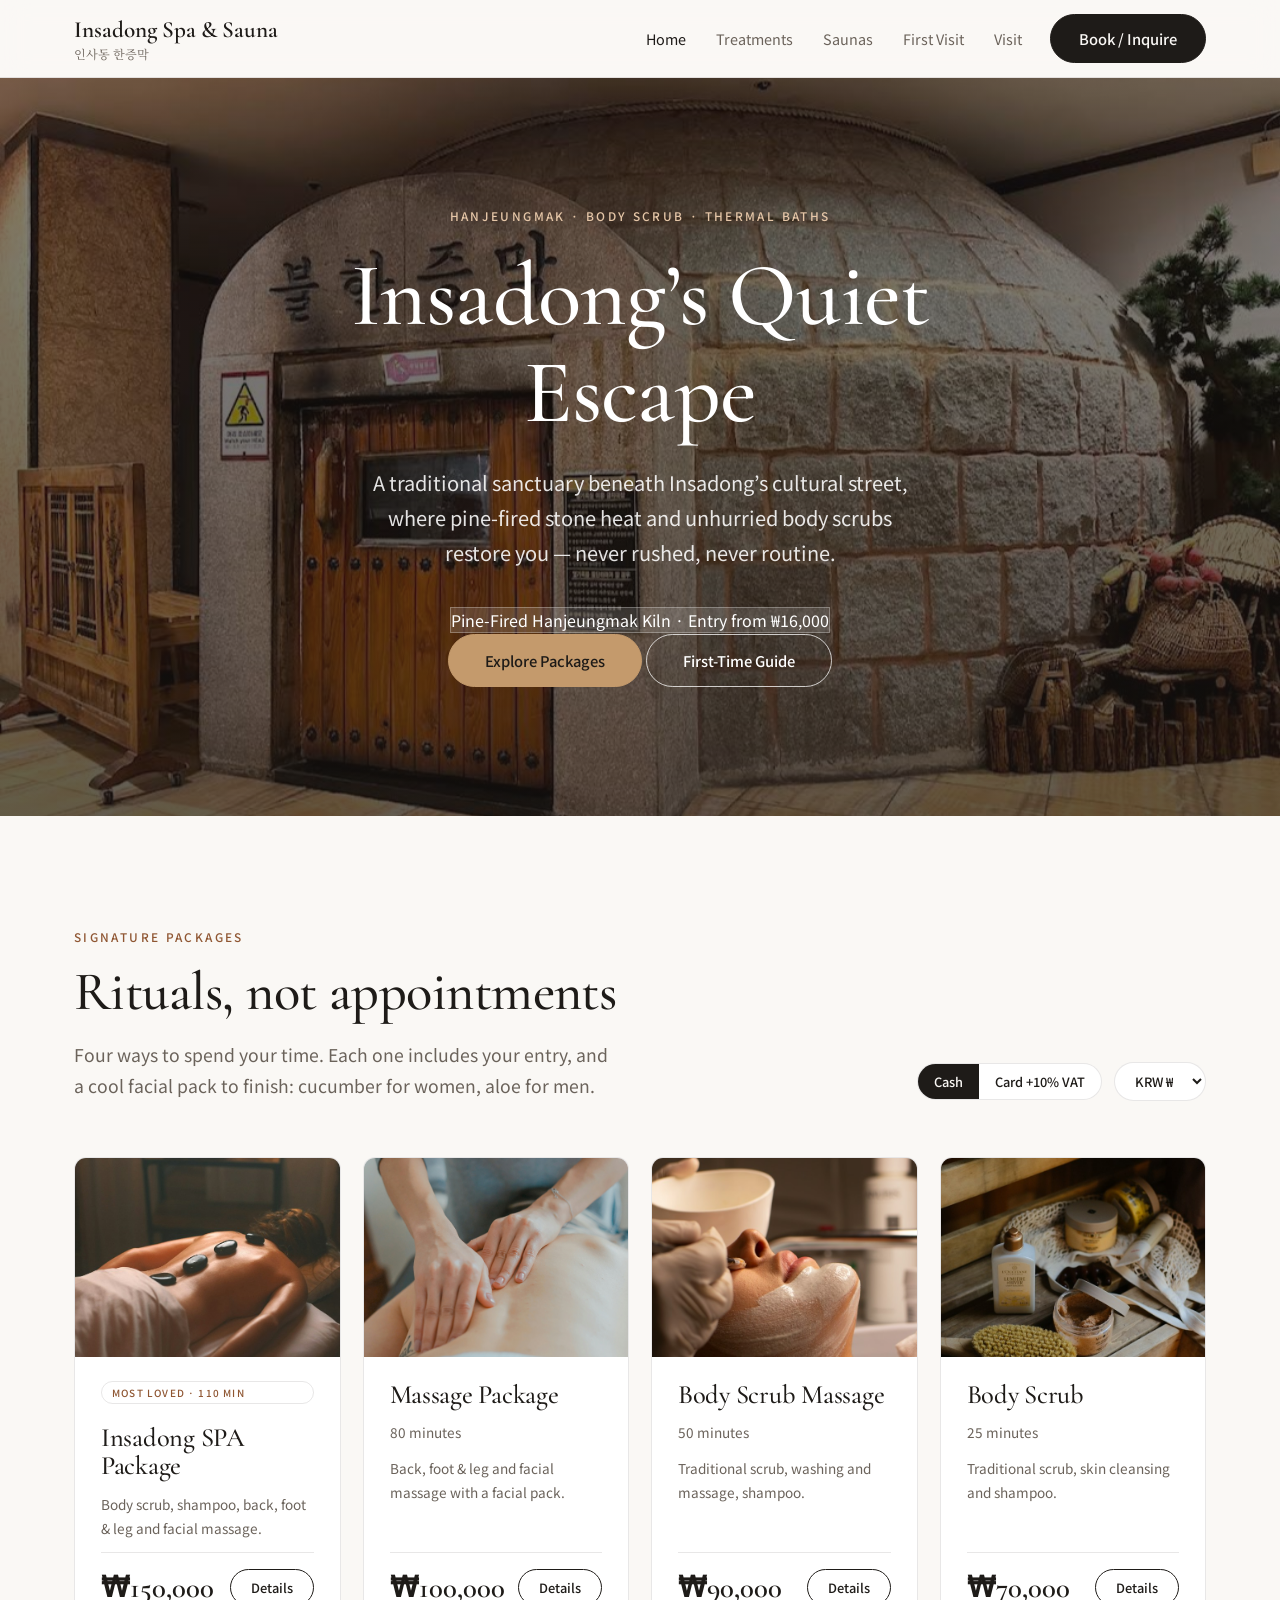
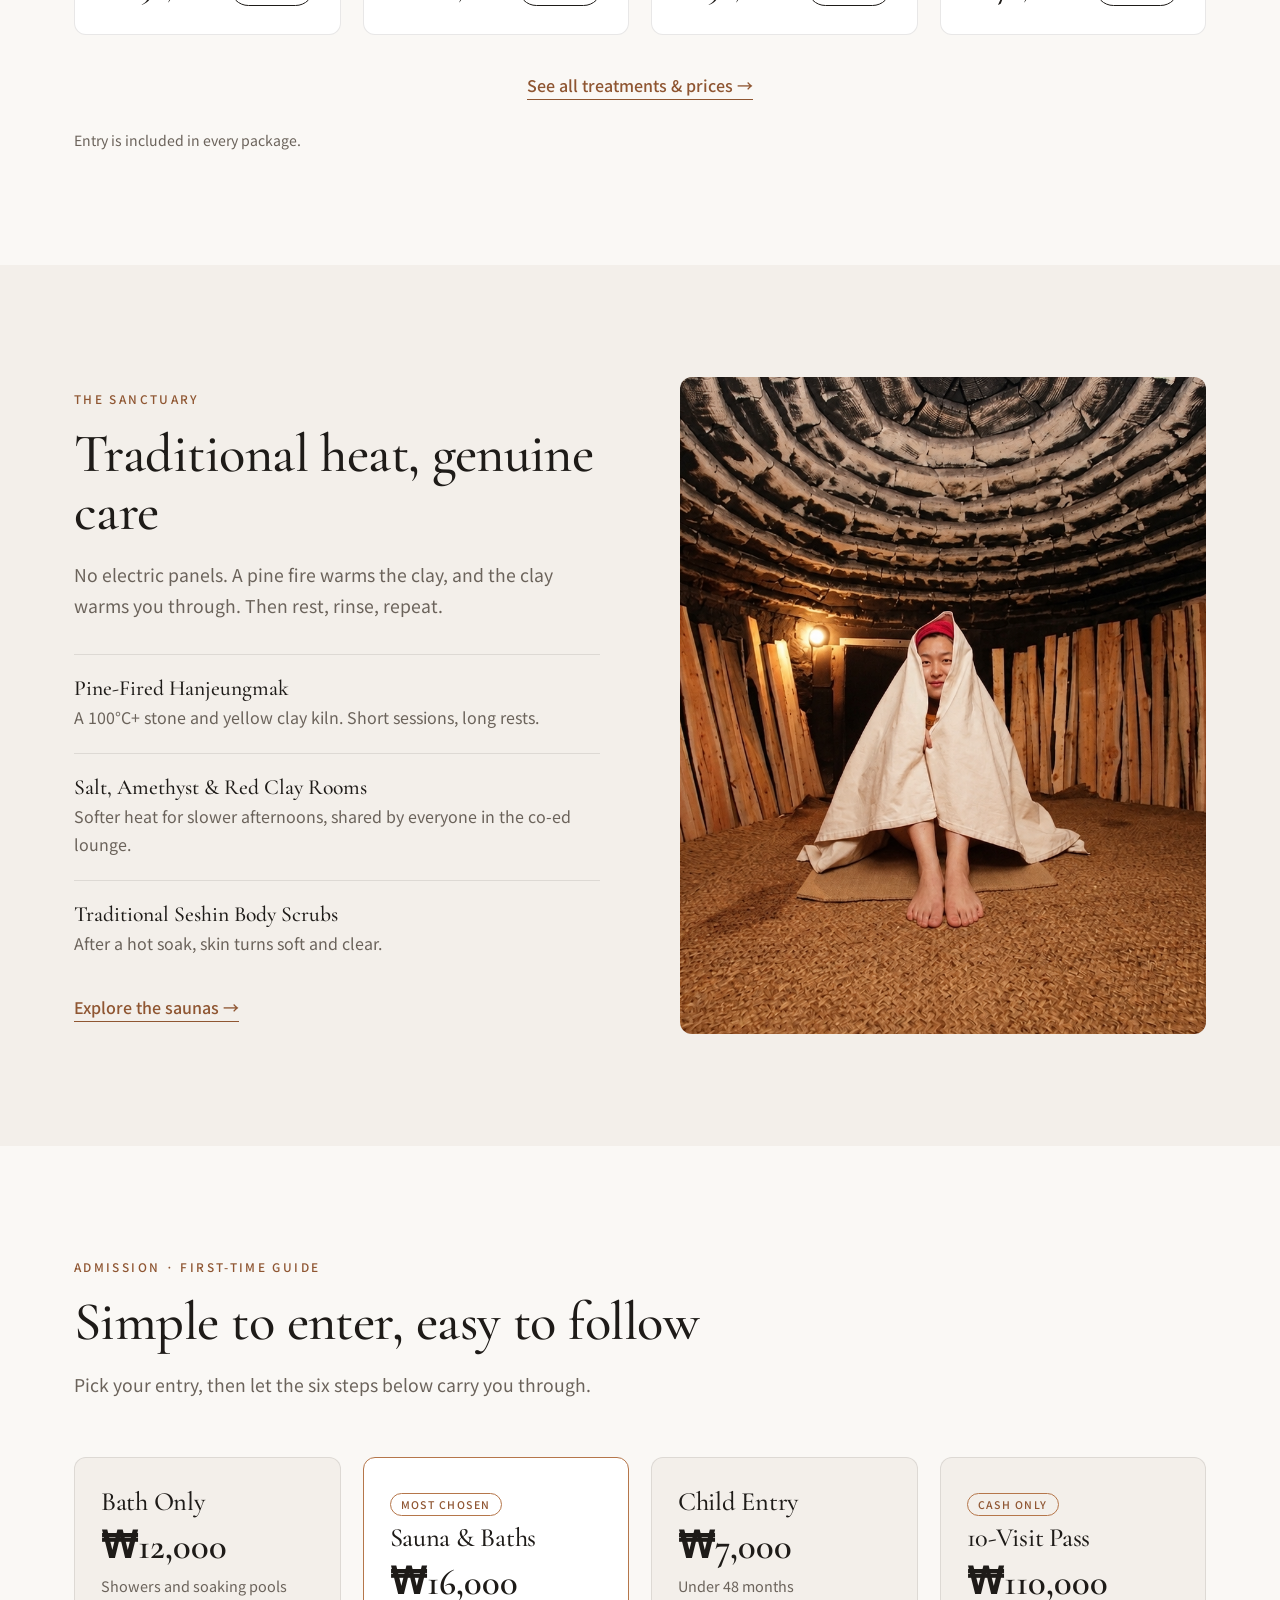
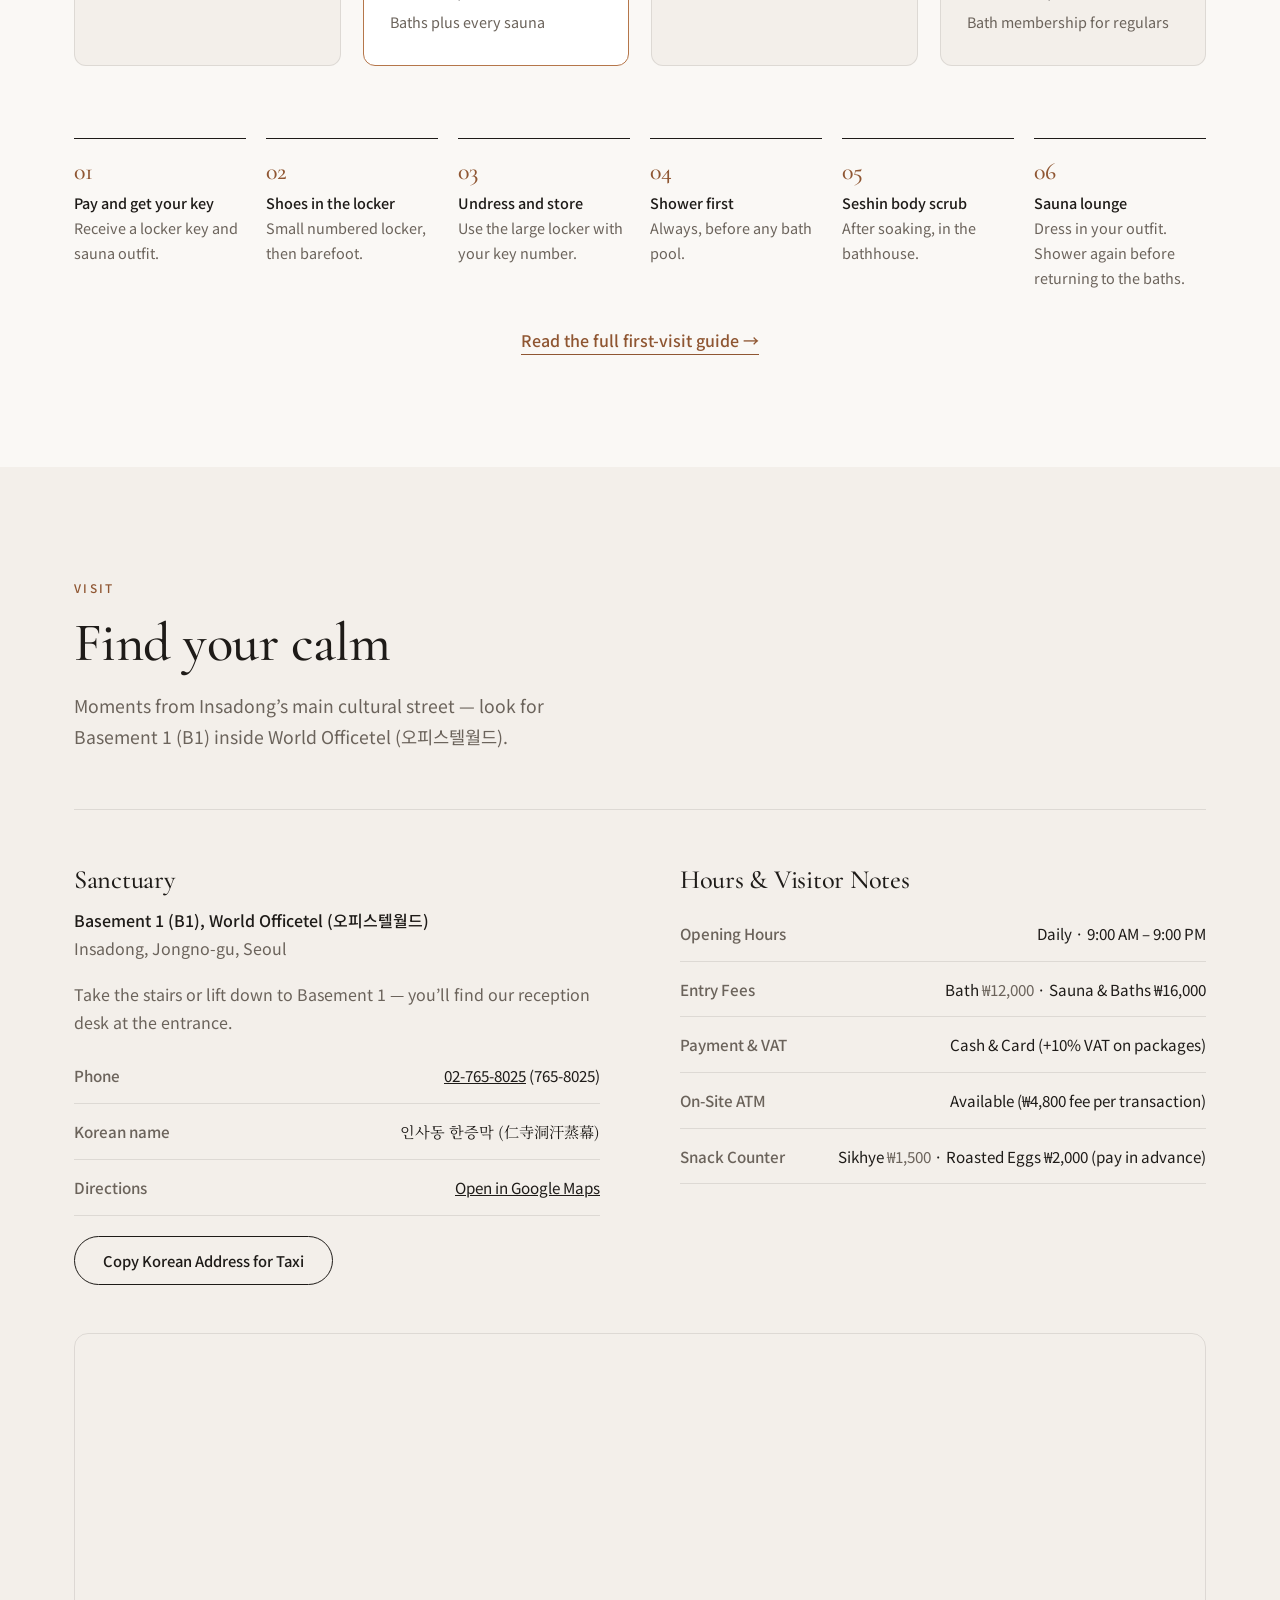
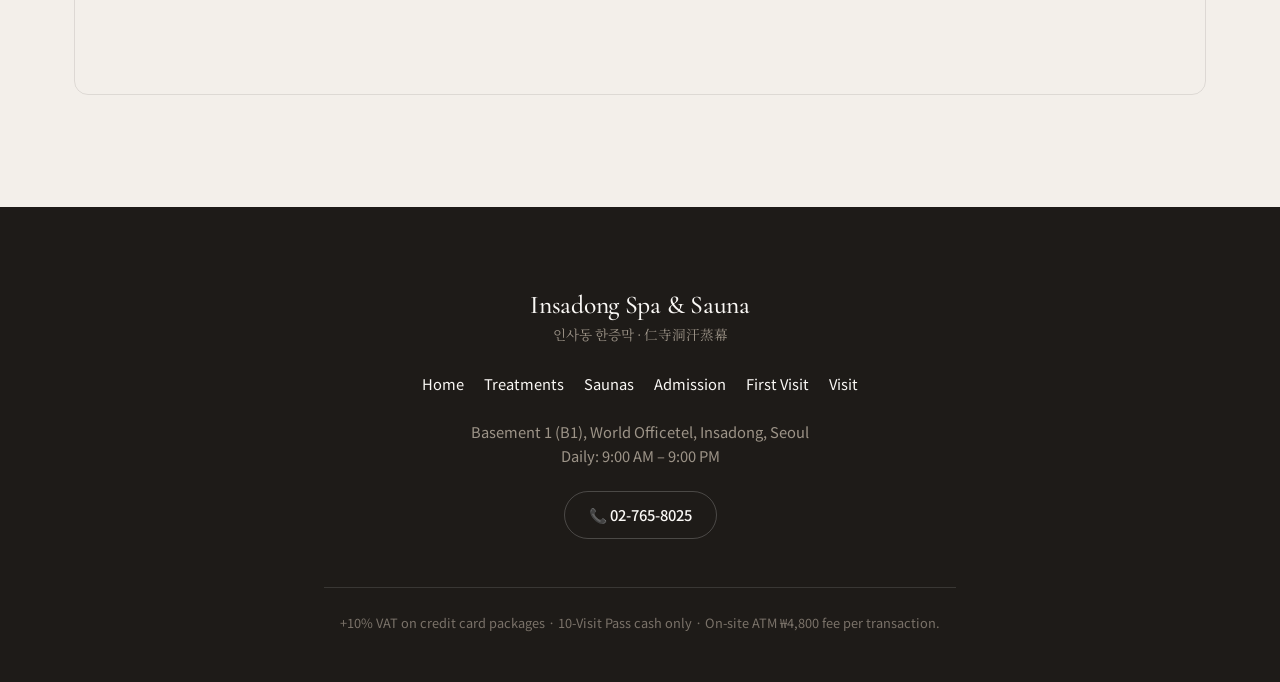
<file: index.html>
<!DOCTYPE html>
<html lang="en">
<head>
<meta charset="utf-8">
<meta name="viewport" content="width=device-width, initial-scale=1">
<title>Insadong Spa &amp; Sauna | Insadong’s Quiet Escape</title>
<meta name="description" content="Pine-fired Hanjeungmak, salt, amethyst and red clay saunas, and traditional Korean body scrubs in Insadong, Seoul.">
<link rel="preconnect" href="https://fonts.googleapis.com">
<link rel="preconnect" href="https://fonts.gstatic.com" crossorigin>
<link href="https://fonts.googleapis.com/css2?family=Cormorant+Garamond:wght@500;600&family=Noto+Sans+KR:wght@400;500&family=Noto+Serif+KR:wght@400;600&display=swap" rel="stylesheet">
<link rel="stylesheet" href="css/styles.css">
</head>
<body>

<header class="site-head">
  <div class="bar">
    <a class="logo" href="index.html"><b>Insadong Spa &amp; Sauna</b><span>인사동 한증막</span></a>
    <button class="menu-btn" aria-expanded="false" aria-controls="nav">Menu</button>
    <nav id="nav" aria-label="Main">
      <a href="index.html" aria-current="page">Home</a>
      <a href="treatments.html">Treatments</a>
      <a href="saunas.html">Saunas</a>
      <a href="first-visit.html">First Visit</a>
      <a href="visit.html">Visit</a>
    </nav>
    <a class="btn" href="visit.html#inquire">Book / Inquire</a>
  </div>
</header>

<main>
<!-- Hero -->
<section class="hero" style="background-image: url('assets/images/hero-stone-dome.jpeg');">
  <div class="wrap">
    <span class="eyebrow">HANJEUNGMAK · BODY SCRUB · THERMAL BATHS</span>
    <h1>Insadong’s Quiet Escape</h1>
    <p class="sub">A traditional sanctuary beneath Insadong’s cultural street, where pine-fired stone heat and unhurried body scrubs restore you — never rushed, never routine.</p>
    <span class="badge">Pine-Fired Hanjeungmak Kiln · Entry from <span data-krw="16000">₩16,000</span></span>
    <div class="btns">
      <a class="btn" href="treatments.html">Explore Packages</a>
      <a class="btn out" href="first-visit.html">First-Time Guide</a>
    </div>
  </div>
</section>

<!-- Packages -->
<section id="packages">
  <div class="wrap">
    <div class="head-row">
      <div>
        <span class="eyebrow">Signature Packages</span>
        <h2>Rituals, not appointments</h2>
        <p class="lede">Four ways to spend your time. Each one includes your entry, and a cool facial pack to finish: cucumber for women, aloe for men.</p>
      </div>
      <div class="toolbar">
        <div class="pill" role="group" aria-label="Payment method">
          <button data-pay="cash" aria-pressed="true">Cash</button>
          <button data-pay="card" aria-pressed="false">Card +10% VAT</button>
        </div>
        <div class="pill"><select class="cur" aria-label="Currency">
          <option value="KRW">KRW ₩</option><option value="USD">USD $</option><option value="JPY">JPY ¥</option><option value="CNY">CNY ¥</option>
        </select></div>
      </div>
    </div>
    <div class="grid g4">
      <article class="card">
        <div class="media"><img loading="lazy" decoding="async" src="assets/images/pkg-insadong-spa.jpg" alt="Insadong SPA Package - Full body scrub and massage treatment"></div>
        <div class="body">
          <span class="badge-sm">MOST LOVED · 110 MIN</span>
          <h3>Insadong SPA Package</h3>
          <p class="meta">Body scrub, shampoo, back, foot &amp; leg and facial massage.</p>
          <div class="card-foot">
            <div class="price" data-krw="150000" data-vat>₩150,000</div>
            <a href="treatments.html" class="btn out sm">Details</a>
          </div>
        </div>
      </article>
      <article class="card">
        <div class="media"><img loading="lazy" decoding="async" src="assets/images/pkg-massage.jpg" alt="Massage Package - Back, foot, and facial relaxation"></div>
        <div class="body">
          <h3>Massage Package</h3>
          <p class="meta">80 minutes</p>
          <p class="meta">Back, foot &amp; leg and facial massage with a facial pack.</p>
          <div class="card-foot">
            <div class="price" data-krw="100000" data-vat>₩100,000</div>
            <a href="treatments.html" class="btn out sm">Details</a>
          </div>
        </div>
      </article>
      <article class="card">
        <div class="media"><img loading="lazy" decoding="async" src="assets/images/pkg-scrub-massage.jpg" alt="Body Scrub Massage - Traditional exfoliation and oil treatment"></div>
        <div class="body">
          <h3>Body Scrub Massage</h3>
          <p class="meta">50 minutes</p>
          <p class="meta">Traditional scrub, washing and massage, shampoo.</p>
          <div class="card-foot">
            <div class="price" data-krw="90000" data-vat>₩90,000</div>
            <a href="treatments.html" class="btn out sm">Details</a>
          </div>
        </div>
      </article>
      <article class="card">
        <div class="media"><img loading="lazy" decoding="async" src="assets/images/pkg-body-scrub.jpg" alt="Body Scrub Package - Essential Korean Seshin experience"></div>
        <div class="body">
          <h3>Body Scrub</h3>
          <p class="meta">25 minutes</p>
          <p class="meta">Traditional scrub, skin cleansing and shampoo.</p>
          <div class="card-foot">
            <div class="price" data-krw="70000" data-vat>₩70,000</div>
            <a href="treatments.html" class="btn out sm">Details</a>
          </div>
        </div>
      </article>
    </div>
    <div style="text-align:center">
      <a class="more" href="treatments.html">See all treatments &amp; prices →</a>
    </div>
    <p class="note"><span data-vatnote>Card prices include 10% VAT.</span> Entry is included in every package.</p>
  </div>
</section>

<!-- Sanctuary -->
<section class="alt">
  <div class="wrap split">
    <div>
      <span class="eyebrow">The Sanctuary</span>
      <h2>Traditional heat, genuine care</h2>
      <p class="lede">No electric panels. A pine fire warms the clay, and the clay warms you through. Then rest, rinse, repeat.</p>
      <ul class="points">
        <li><b>Pine-Fired Hanjeungmak</b>A 100°C+ stone and yellow clay kiln. Short sessions, long rests.</li>
        <li><b>Salt, Amethyst &amp; Red Clay Rooms</b>Softer heat for slower afternoons, shared by everyone in the co-ed lounge.</li>
        <li><b>Traditional Seshin Body Scrubs</b>After a hot soak, skin turns soft and clear.</li>
      </ul>
      <a class="more" href="saunas.html">Explore the saunas →</a>
    </div>
    <div class="media"><img loading="lazy" src="assets/images/sanctuary-kiln-guest.png" alt="Guests resting by the traditional pine-fired Hanjeungmak kiln at Insadong Spa"></div>
  </div>
</section>

<!-- Admission + first-timer flow -->
<section>
  <div class="wrap">
    <span class="eyebrow">Admission · First-Time Guide</span>
    <h2>Simple to enter, easy to follow</h2>
    <p class="lede" style="margin-bottom:56px">Pick your entry, then let the six steps below carry you through.</p>
    <div class="grid g3">
      <div class="entry"><h3>Bath Only</h3><span class="price" data-krw="12000">₩12,000</span><p>Showers and soaking pools</p></div>
      <div class="entry pick"><span class="tag">Most chosen</span><h3 style="margin-top:8px">Sauna &amp; Baths</h3><span class="price" data-krw="16000">₩16,000</span><p>Baths plus every sauna</p></div>
      <div class="entry"><h3>Child Entry</h3><span class="price" data-krw="7000">₩7,000</span><p>Under 48 months</p></div>
      <div class="entry"><span class="tag">Cash only</span><h3 style="margin-top:8px">10-Visit Pass</h3><span class="price" data-krw="110000">₩110,000</span><p>Bath membership for regulars</p></div>
    </div>
    <ol class="journey">
      <li><b>Pay and get your key</b>Receive a locker key and sauna outfit.</li>
      <li><b>Shoes in the locker</b>Small numbered locker, then barefoot.</li>
      <li><b>Undress and store</b>Use the large locker with your key number.</li>
      <li><b>Shower first</b>Always, before any bath pool.</li>
      <li><b>Seshin body scrub</b>After soaking, in the bathhouse.</li>
      <li><b>Sauna lounge</b>Dress in your outfit. Shower again before returning to the baths.</li>
    </ol>
    <div style="text-align:center">
      <a class="more" href="first-visit.html">Read the full first-visit guide →</a>
    </div>
  </div>
</section>

<!-- Visit -->
<section class="alt" id="visit">
  <div class="wrap">
    <span class="eyebrow">Visit</span>
    <h2>Find your calm</h2>
    <p class="lede">Moments from Insadong’s main cultural street — look for Basement 1 (B1) inside World Officetel (오피스텔월드).</p>
    <div class="visit-grid">
      <div>
        <h3>Sanctuary</h3>
        <p><span class="lab">Basement 1 (B1), World Officetel (오피스텔월드)</span><br>Insadong, Jongno-gu, Seoul</p>
        <p class="subtle">Take the stairs or lift down to Basement 1 — you’ll find our reception desk at the entrance.</p>
        <ul class="rows">
          <li><span class="lab">Phone</span><span><a href="tel:+82-2-765-8025">02-765-8025</a> (765-8025)</span></li>
          <li><span class="lab">Korean name</span><span class="kr">인사동 한증막 (仁寺洞汗蒸幕)</span></li>
          <li><span class="lab">Directions</span><span><a href="https://maps.app.goo.gl/hqFZ6wnsS8WRLv559" target="_blank" rel="noopener noreferrer">Open in Google Maps</a></span></li>
        </ul>
        <div class="btns" style="margin-top:20px">
          <button class="btn out" data-copy="서울 종로구 인사동 오피스텔월드 지하1층 인사동 한증막">Copy Korean Address for Taxi</button>
        </div>
      </div>
      <div>
        <h3>Hours &amp; Visitor Notes</h3>
        <ul class="rows">
          <li><span class="lab">Opening Hours</span><span>Daily · 9:00 AM – 9:00 PM</span></li>
          <li><span class="lab">Entry Fees</span><span>Bath <span data-krw="12000">₩12,000</span> · Sauna &amp; Baths <span data-krw="16000">₩16,000</span></span></li>
          <li><span class="lab">Payment &amp; VAT</span><span>Cash &amp; Card (+10% VAT on packages)</span></li>
          <li><span class="lab">On-Site ATM</span><span>Available (₩4,800 fee per transaction)</span></li>
          <li><span class="lab">Snack Counter</span><span>Sikhye <span data-krw="1500">₩1,500</span> · Roasted Eggs <span data-krw="2000">₩2,000</span> (pay in advance)</span></li>
        </ul>
      </div>
    </div>
    <div class="map-frame" id="map">
      <iframe src="https://www.google.com/maps/embed?pb=!1m5!3m3!1m2!1s0x357ca3677027b929%3A0x75125799f94d578d!2sInsadong%20Spa%20%26%20Sauna!5e0!3m2!1sen!2sin!4v1795239609715!5m2!1sen!2sin" width="100%" height="360" style="border:0; display:block;" allowfullscreen="" loading="lazy" referrerpolicy="no-referrer-when-downgrade" title="Insadong Spa & Sauna Location Map"></iframe>
    </div>
  </div>
</section>
</main>

<footer>
  <div class="wrap">
    <h3>Insadong Spa &amp; Sauna</h3>
    <span class="kr">인사동 한증막 · 仁寺洞汗蒸幕</span>
    <nav class="f-nav" aria-label="Footer">
      <a href="index.html">Home</a>
      <a href="treatments.html">Treatments</a>
      <a href="saunas.html">Saunas</a>
      <a href="admission.html">Admission</a>
      <a href="first-visit.html">First Visit</a>
      <a href="visit.html">Visit</a>
    </nav>
    <p class="addr">Basement 1 (B1), World Officetel, Insadong, Seoul<br>Daily: 9:00 AM – 9:00 PM</p>
    <a href="tel:+82-2-765-8025" class="phone-pill">📞 02-765-8025</a>
    <p class="paystrip">+10% VAT on credit card packages · 10-Visit Pass cash only · On-site ATM ₩4,800 fee per transaction.</p>
  </div>
</footer>

<nav class="sticky" aria-label="Quick actions">
  <a href="visit.html#inquire">Book</a>
  <a href="tel:+82-2-765-8025">Call</a>
  <a href="visit.html#map">Directions</a>
</nav>

<script src="js/main.js"></script>
</body>
</html>
</file>
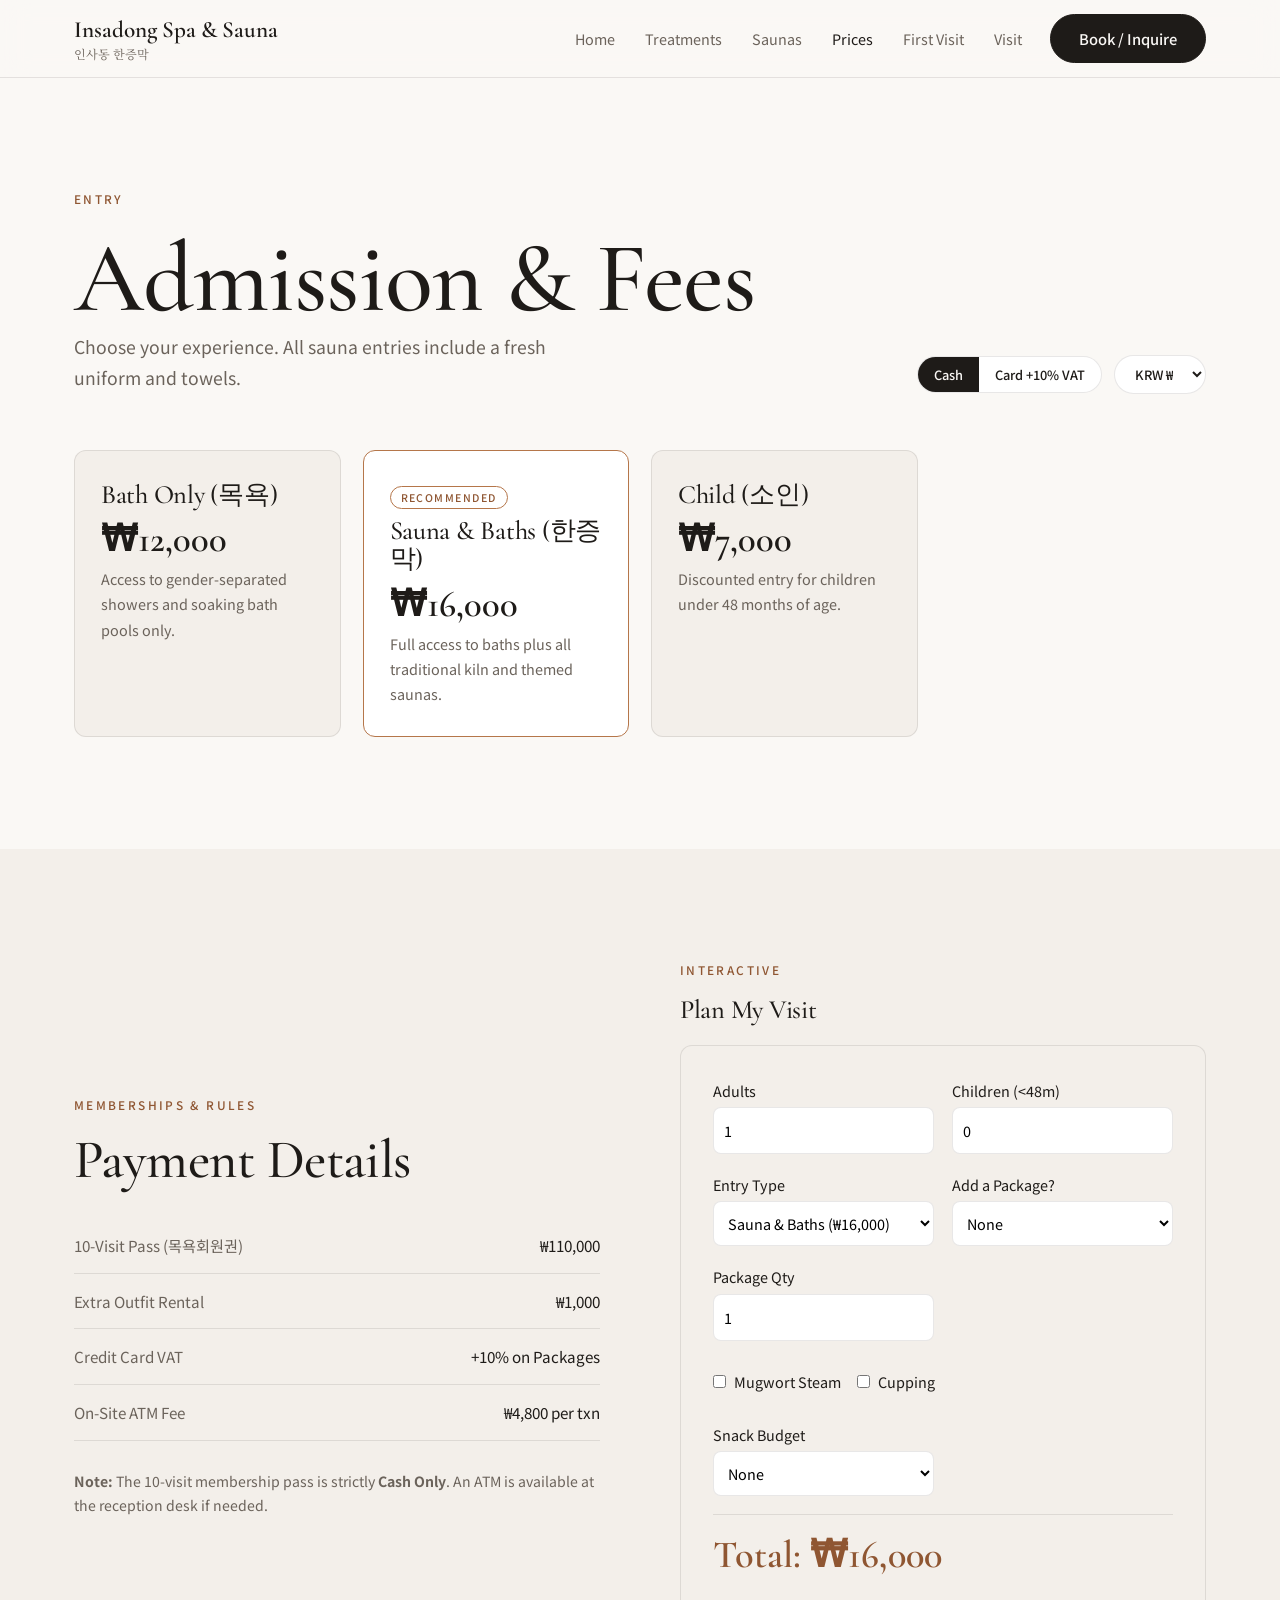
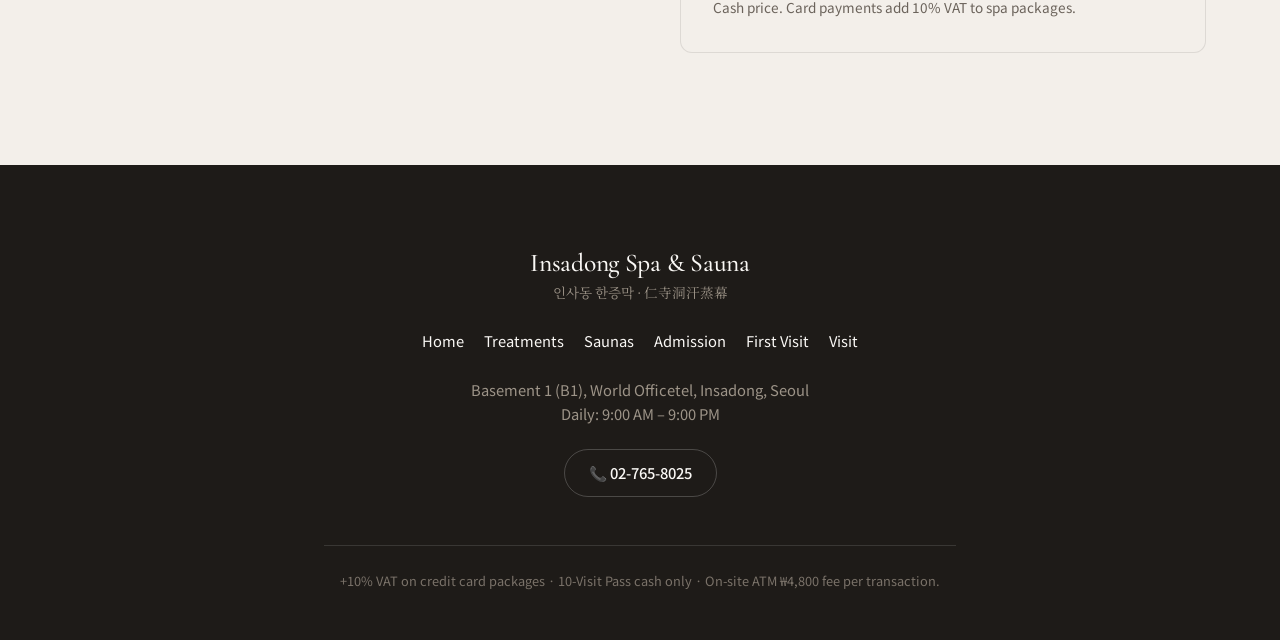
<file: admission.html>
<!DOCTYPE html>
<html lang="en">
<head>
<meta charset="utf-8">
<meta name="viewport" content="width=device-width, initial-scale=1">
<title>Admission & Prices | Insadong Spa & Sauna</title>
<meta name="description" content="View admission fees for baths and saunas at Insadong Spa & Sauna. Use our visit calculator to estimate your total cost.">
<link rel="preconnect" href="https://fonts.googleapis.com">
<link rel="preconnect" href="https://fonts.gstatic.com" crossorigin>
<link href="https://fonts.googleapis.com/css2?family=Cormorant+Garamond:wght@500;600&family=Noto+Sans+KR:wght@400;500&family=Noto+Serif+KR:wght@400;600&display=swap" rel="stylesheet">
<link rel="stylesheet" href="css/styles.css">
</head>
<body>

<header class="site-head">
  <div class="bar">
    <a class="logo" href="index.html"><b>Insadong Spa &amp; Sauna</b><span>인사동 한증막</span></a>
    <button class="menu-btn" aria-expanded="false" aria-controls="nav">Menu</button>
    <nav id="nav" aria-label="Main">
      <a href="index.html">Home</a>
      <a href="treatments.html">Treatments</a>
      <a href="saunas.html">Saunas</a>
      <a href="admission.html" aria-current="page">Prices</a>
      <a href="first-visit.html">First Visit</a>
      <a href="visit.html">Visit</a>
    </nav>
    <a class="btn" href="visit.html#inquire">Book / Inquire</a>
  </div>
</header>

<main>
  <section>
    <div class="wrap">
      <div class="head-row">
        <div>
          <span class="eyebrow">Entry</span>
          <h1>Admission & Fees</h1>
          <p class="lede">Choose your experience. All sauna entries include a fresh uniform and towels.</p>
        </div>
        <div class="toolbar">
          <div class="pill" role="group" aria-label="Payment method">
            <button data-pay="cash" aria-pressed="true">Cash</button>
            <button data-pay="card" aria-pressed="false">Card +10% VAT</button>
          </div>
          <div class="pill"><select class="cur" aria-label="Currency">
            <option value="KRW">KRW ₩</option><option value="USD">USD $</option><option value="JPY">JPY ¥</option><option value="CNY">CNY ¥</option>
          </select></div>
        </div>
      </div>

      <div class="grid g3">
        <div class="entry">
          <h3>Bath Only (목욕)</h3>
          <span class="price" data-krw="12000">₩12,000</span>
          <p>Access to gender-separated showers and soaking bath pools only.</p>
        </div>
        <div class="entry pick">
          <span class="tag">Recommended</span>
          <h3 style="margin-top:8px">Sauna &amp; Baths (한증막)</h3>
          <span class="price" data-krw="16000">₩16,000</span>
          <p>Full access to baths plus all traditional kiln and themed saunas.</p>
        </div>
        <div class="entry">
          <h3>Child (소인)</h3>
          <span class="price" data-krw="7000">₩7,000</span>
          <p>Discounted entry for children under 48 months of age.</p>
        </div>
      </div>
    </div>
  </section>
  <section class="alt">
    <div class="wrap">
      <div class="split">
        <div>
          <span class="eyebrow">Memberships & Rules</span>
          <h2>Payment Details</h2>
          <ul class="rows">
            <li><span>10-Visit Pass (목욕회원권)</span><span data-krw="110000">₩110,000</span></li>
            <li><span>Extra Outfit Rental</span><span data-krw="1000">₩1,000</span></li>
            <li><span>Credit Card VAT</span><span>+10% on Packages</span></li>
            <li><span>On-Site ATM Fee</span><span>₩4,800 per txn</span></li>
          </ul>
          <p class="note"><b>Note:</b> The 10-visit membership pass is strictly <b>Cash Only</b>. An ATM is available at the reception desk if needed.</p>
        </div>
        
        <div id="calculator-box">
          <span class="eyebrow">Interactive</span>
          <h3>Plan My Visit</h3>
          <form id="calc" style="margin-top:20px">
            <label>Adults <input type="number" name="adults" value="1" min="1"></label>
            <label>Children (<48m) <input type="number" name="kids" value="0" min="0"></label>
            <label>Entry Type 
              <select name="entry">
                <option value="16000">Sauna &amp; Baths (₩16,000)</option>
                <option value="12000">Bath Only (₩12,000)</option>
              </select>
            </label>
            <label>Add a Package?
              <select name="pkg">
                <option value="0">None</option>
                <option value="150000">Insadong SPA (₩150k)</option>
                <option value="100000">Massage Pkg (₩100k)</option>
                <option value="90000">Scrub &amp; Mass. (₩90k)</option>
                <option value="70000">Scrub Pkg (₩70k)</option>
              </select>
            </label>
            <label>Package Qty <input type="number" name="pkgQty" value="1" min="1"></label>
            <div style="grid-column: 1/-1; display:flex; gap:16px; flex-wrap:wrap; margin:10px 0">
              <label style="flex-direction:row; align-items:center; gap:8px"><input type="checkbox" data-krw="25000"> Mugwort Steam</label>
              <label style="flex-direction:row; align-items:center; gap:8px"><input type="checkbox" data-krw="25000"> Cupping</label>
            </div>
            <label>Snack Budget 
              <select name="snacks">
                <option value="0">None</option>
                <option value="3500">Sikhye + Eggs (₩3.5k)</option>
                <option value="7000">Standard Snacks (₩7k)</option>
                <option value="15000">Full Refreshments (₩15k)</option>
              </select>
            </label>
            <div class="total">Total: <span id="calc-total">₩0</span></div>
            <p id="calc-note" class="meta" style="grid-column:1/-1"></p>
          </form>
        </div>
      </div>
    </div>
  </section>

<footer>
  <div class="wrap">
    <h3>Insadong Spa &amp; Sauna</h3>
    <span class="kr">인사동 한증막 · 仁寺洞汗蒸幕</span>
    <nav class="f-nav" aria-label="Footer">
      <a href="index.html">Home</a>
      <a href="treatments.html">Treatments</a>
      <a href="saunas.html">Saunas</a>
      <a href="admission.html">Admission</a>
      <a href="first-visit.html">First Visit</a>
      <a href="visit.html">Visit</a>
    </nav>
    <p class="addr">Basement 1 (B1), World Officetel, Insadong, Seoul<br>Daily: 9:00 AM – 9:00 PM</p>
    <a href="tel:+82-2-765-8025" class="phone-pill">📞 02-765-8025</a>
    <p class="paystrip">+10% VAT on credit card packages · 10-Visit Pass cash only · On-site ATM ₩4,800 fee per transaction.</p>
  </div>
</footer>

<nav class="sticky" aria-label="Quick actions">
  <a href="visit.html#inquire">Book</a>
  <a href="tel:+82-2-765-8025">Call</a>
  <a href="visit.html#map">Directions</a>
</nav>

<script src="js/main.js"></script>
</file>
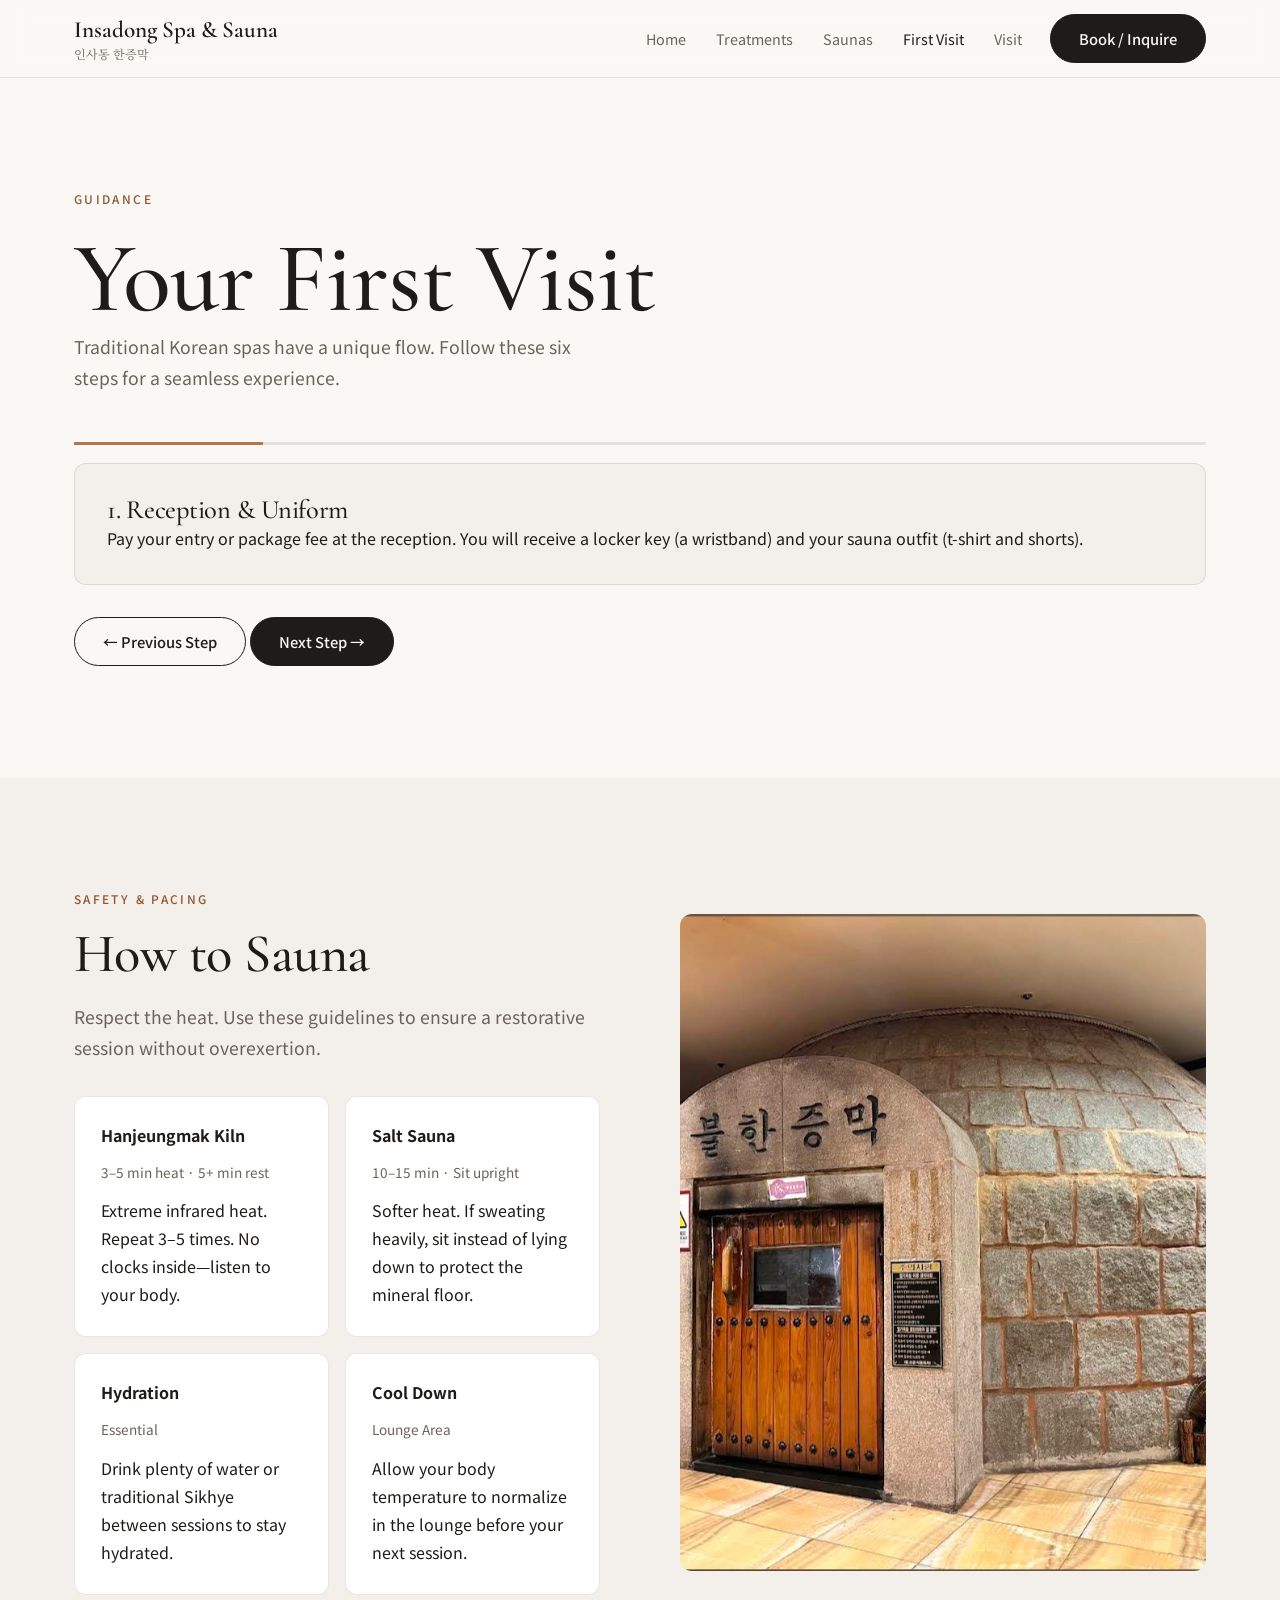
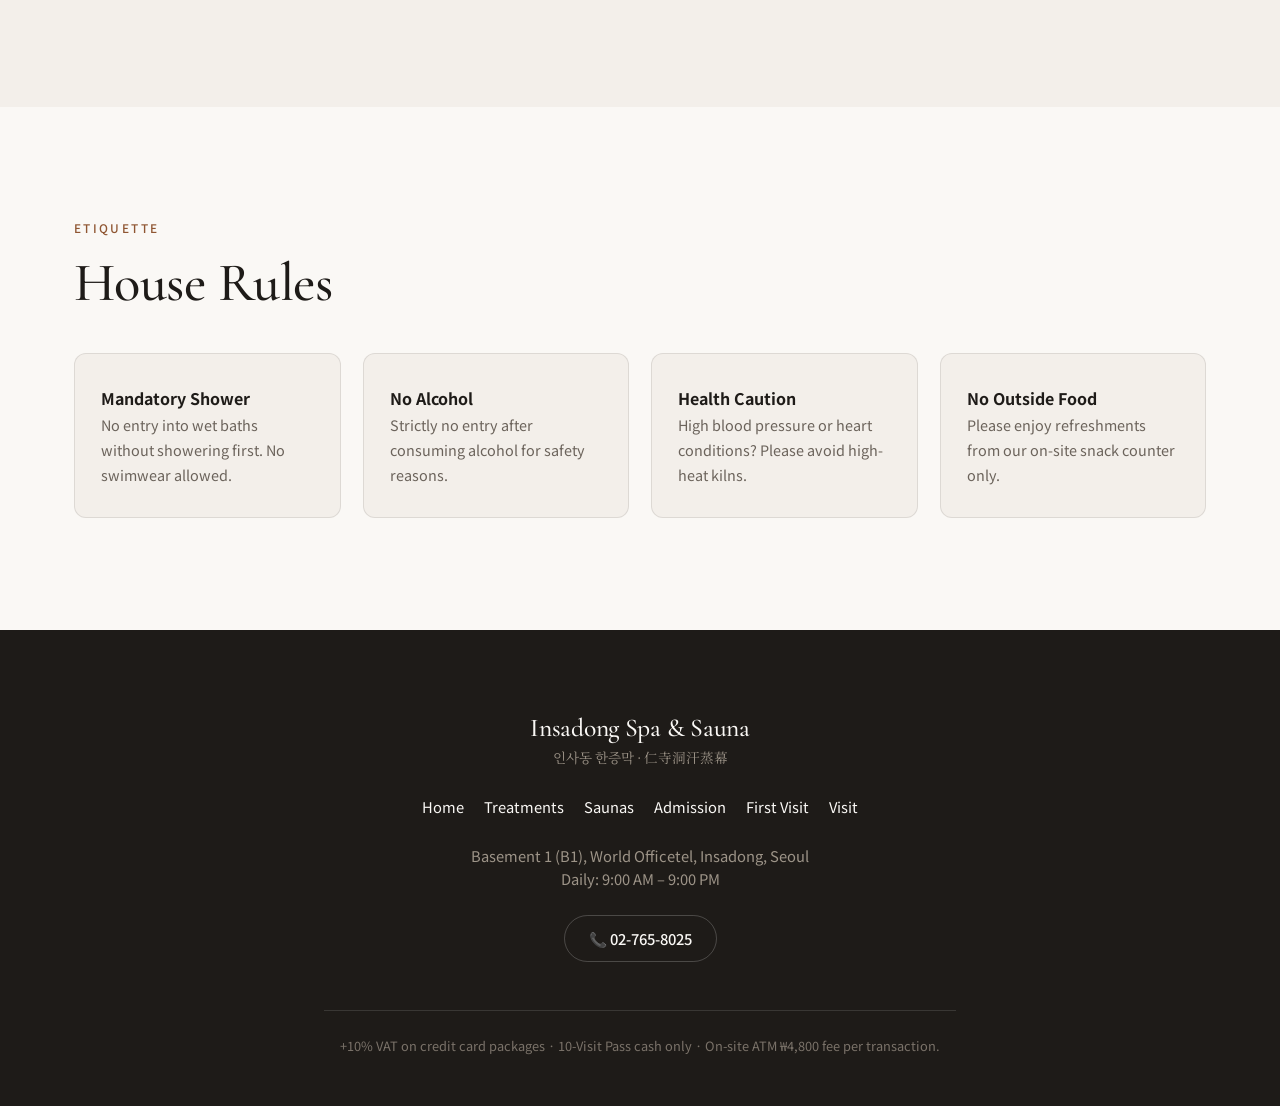
<file: first-visit.html>
<!DOCTYPE html>
<html lang="en">
<head>
<meta charset="utf-8">
<meta name="viewport" content="width=device-width, initial-scale=1">
<title>First Visit Guide | Insadong Spa & Sauna</title>
<meta name="description" content="Step-by-step guide for your first visit to a traditional Korean spa. Learn about locker usage, mandatory showers, and sauna etiquette.">
<link rel="preconnect" href="https://fonts.googleapis.com">
<link rel="preconnect" href="https://fonts.gstatic.com" crossorigin>
<link href="https://fonts.googleapis.com/css2?family=Cormorant+Garamond:wght@500;600&family=Noto+Sans+KR:wght@400;500&family=Noto+Serif+KR:wght@400;600&display=swap" rel="stylesheet">
<link rel="stylesheet" href="css/styles.css">
</head>
<body>

<header class="site-head">
  <div class="bar">
    <a class="logo" href="index.html"><b>Insadong Spa &amp; Sauna</b><span>인사동 한증막</span></a>
    <button class="menu-btn" aria-expanded="false" aria-controls="nav">Menu</button>
    <nav id="nav" aria-label="Main">
      <a href="index.html">Home</a>
      <a href="treatments.html">Treatments</a>
      <a href="saunas.html">Saunas</a>
      <a href="first-visit.html" aria-current="page">First Visit</a>
      <a href="visit.html">Visit</a>
    </nav>
    <a class="btn" href="visit.html#inquire">Book / Inquire</a>
  </div>
</header>

<main>
  <section>
    <div class="wrap">
      <span class="eyebrow">Guidance</span>
      <h1>Your First Visit</h1>
      <p class="lede" style="margin-bottom:48px">Traditional Korean spas have a unique flow. Follow these six steps for a seamless experience.</p>
      
      <div data-stepper>
        <div class="progress"><i></i></div>
        
        <div class="step">
          <h3>1. Reception & Uniform</h3>
          <p>Pay your entry or package fee at the reception. You will receive a locker key (a wristband) and your sauna outfit (t-shirt and shorts).</p>
        </div>
        <div class="step">
          <h3>2. Numbered Shoe Locker</h3>
          <p>Find the small shoe lockers near the entrance. Use the locker that matches your key number. Store your shoes, lock it, and keep the key on your wrist. From here, the spa is a barefoot zone.</p>
        </div>
        <div class="step">
          <h3>3. Undress & Main Locker</h3>
          <p>Enter the gender-separated locker room. Find the large locker matching your key number. Undress completely and store all belongings here.</p>
        </div>
        <div class="step">
          <h3>4. Mandatory Shower</h3>
          <p>Before entering any bath pool, you must shower thoroughly. Soap and shampoo are provided. <b>Important:</b> Swimwear and clothing are strictly prohibited in the bath areas.</p>
        </div>
        <div class="step">
          <h3>5. Traditional Seshin Body Scrub</h3>
          <p>If you booked a scrub, soak in the hot bath for 10-15 minutes first to soften your skin. The scrub is performed fully nude by an expert practitioner (Seshinsa) in the bathhouse.</p>
        </div>
        <div class="step">
          <h3>6. Co-Ed Sauna Lounge</h3>
          <p>Dry off, put on your sauna outfit, and head to the shared lounge. Here you can enjoy the kilns and themed rooms. If you wish to return to the baths, you must shower again first.</p>
        </div>

        <div class="btns" style="margin-top:32px; justify-content: space-between;">
          <button class="btn out" data-prev>← Previous Step</button>
          <button class="btn" data-next>Next Step →</button>
        </div>
      </div>
    </div>
  </section>
  <section class="alt">
    <div class="wrap split">
      <div>
        <span class="eyebrow">Safety & Pacing</span>
        <h2>How to Sauna</h2>
        <p class="lede">Respect the heat. Use these guidelines to ensure a restorative session without overexertion.</p>
        
        <div class="grid g2" style="margin-top:32px; grid-template-columns: 1fr 1fr; gap: 16px;">
          <div class="card body">
            <b>Hanjeungmak Kiln</b>
            <p class="meta">3–5 min heat · 5+ min rest</p>
            <p>Extreme infrared heat. Repeat 3–5 times. No clocks inside—listen to your body.</p>
          </div>
          <div class="card body">
            <b>Salt Sauna</b>
            <p class="meta">10–15 min · Sit upright</p>
            <p>Softer heat. If sweating heavily, sit instead of lying down to protect the mineral floor.</p>
          </div>
          <div class="card body">
            <b>Hydration</b>
            <p class="meta">Essential</p>
            <p>Drink plenty of water or traditional Sikhye between sessions to stay hydrated.</p>
          </div>
          <div class="card body">
            <b>Cool Down</b>
            <p class="meta">Lounge Area</p>
            <p>Allow your body temperature to normalize in the lounge before your next session.</p>
          </div>
        </div>
      </div>
      <div class="media"><img loading="lazy" src="assets/images/hero-stone-dome.jpeg" alt="Traditional pine-fired Hanjeungmak stone and clay sauna sanctuary"></div>
    </div>
  </section>

  <section>
    <div class="wrap">
      <span class="eyebrow">Etiquette</span>
      <h2>House Rules</h2>
      <div class="grid g4" style="margin-top:40px">
        <div class="entry"><b>Mandatory Shower</b><p>No entry into wet baths without showering first. No swimwear allowed.</p></div>
        <div class="entry"><b>No Alcohol</b><p>Strictly no entry after consuming alcohol for safety reasons.</p></div>
        <div class="entry"><b>Health Caution</b><p>High blood pressure or heart conditions? Please avoid high-heat kilns.</p></div>
        <div class="entry"><b>No Outside Food</b><p>Please enjoy refreshments from our on-site snack counter only.</p></div>
      </div>
    </div>
  </section>

<footer>
  <div class="wrap">
    <h3>Insadong Spa &amp; Sauna</h3>
    <span class="kr">인사동 한증막 · 仁寺洞汗蒸幕</span>
    <nav class="f-nav" aria-label="Footer">
      <a href="index.html">Home</a>
      <a href="treatments.html">Treatments</a>
      <a href="saunas.html">Saunas</a>
      <a href="admission.html">Admission</a>
      <a href="first-visit.html">First Visit</a>
      <a href="visit.html">Visit</a>
    </nav>
    <p class="addr">Basement 1 (B1), World Officetel, Insadong, Seoul<br>Daily: 9:00 AM – 9:00 PM</p>
    <a href="tel:+82-2-765-8025" class="phone-pill">📞 02-765-8025</a>
    <p class="paystrip">+10% VAT on credit card packages · 10-Visit Pass cash only · On-site ATM ₩4,800 fee per transaction.</p>
  </div>
</footer>

<nav class="sticky" aria-label="Quick actions">
  <a href="visit.html#inquire">Book</a>
  <a href="tel:+82-2-765-8025">Call</a>
  <a href="visit.html#map">Directions</a>
</nav>

<script src="js/main.js"></script>
</file>
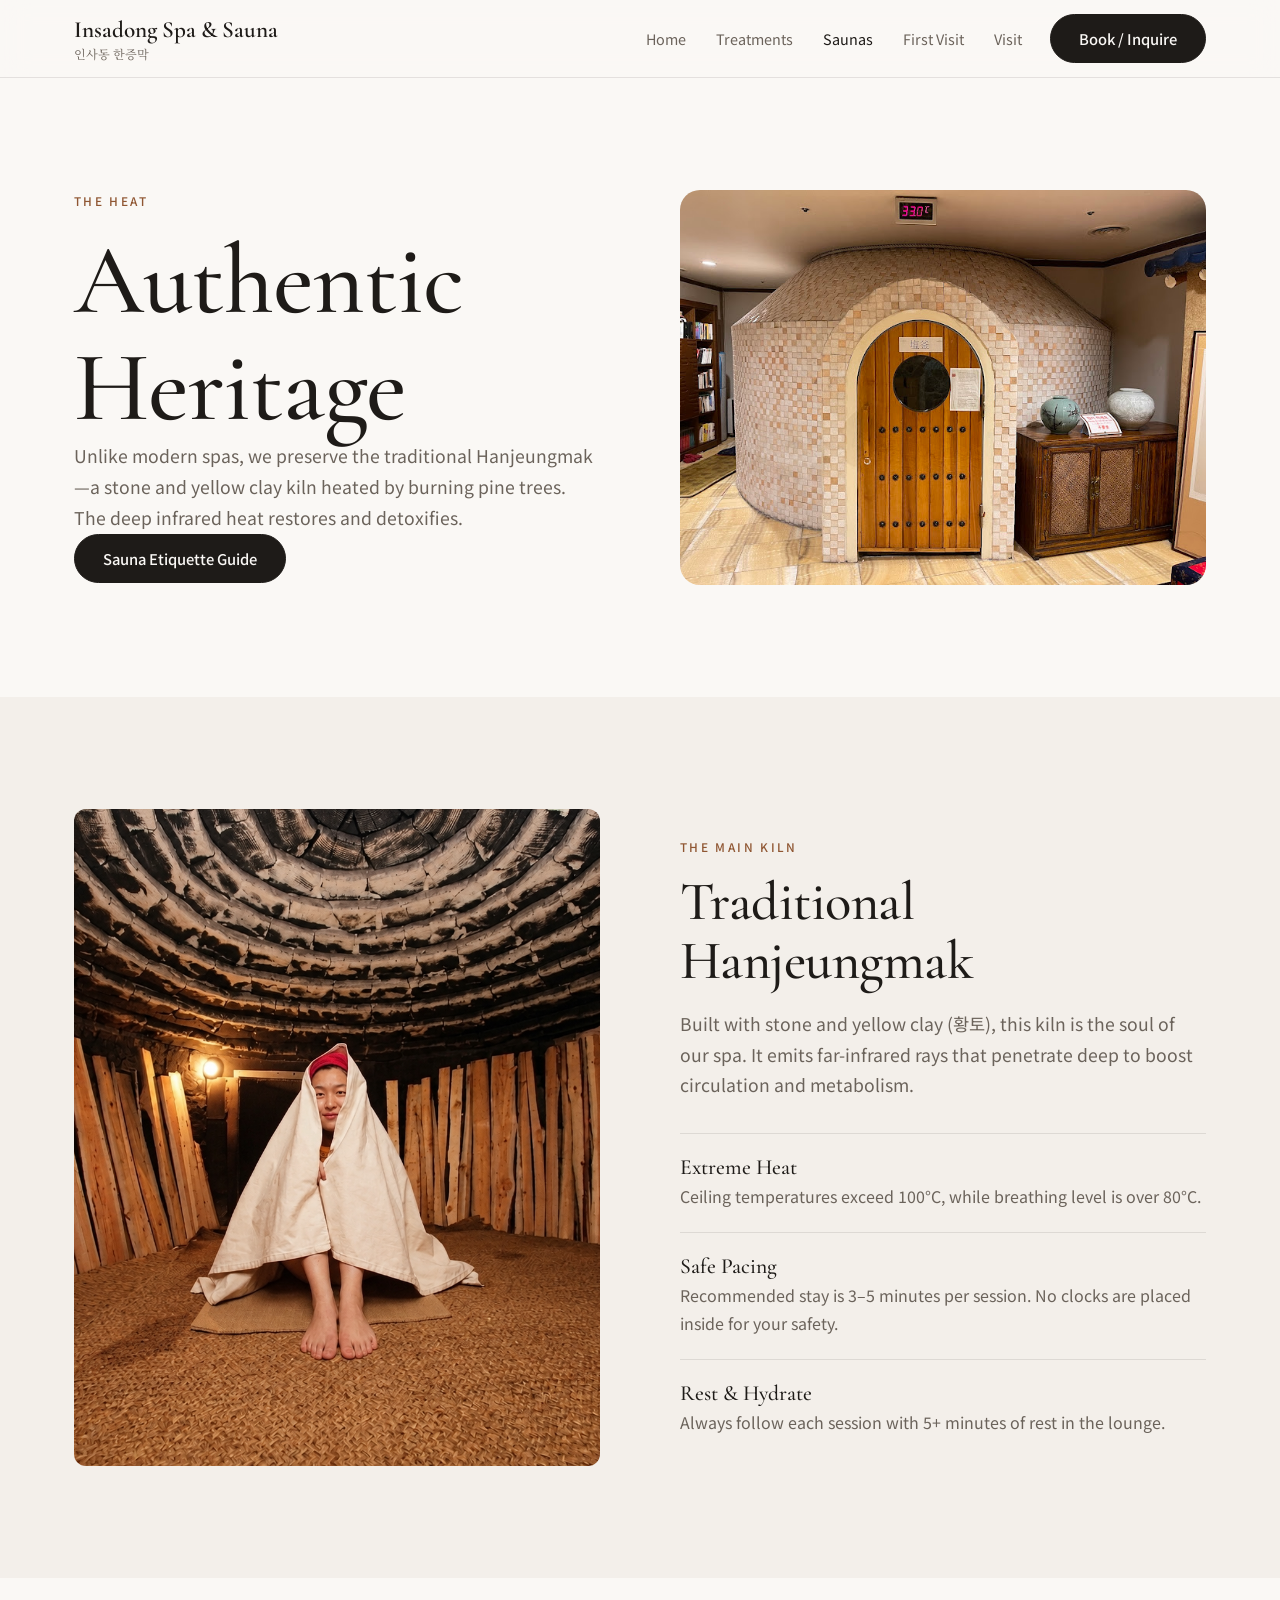
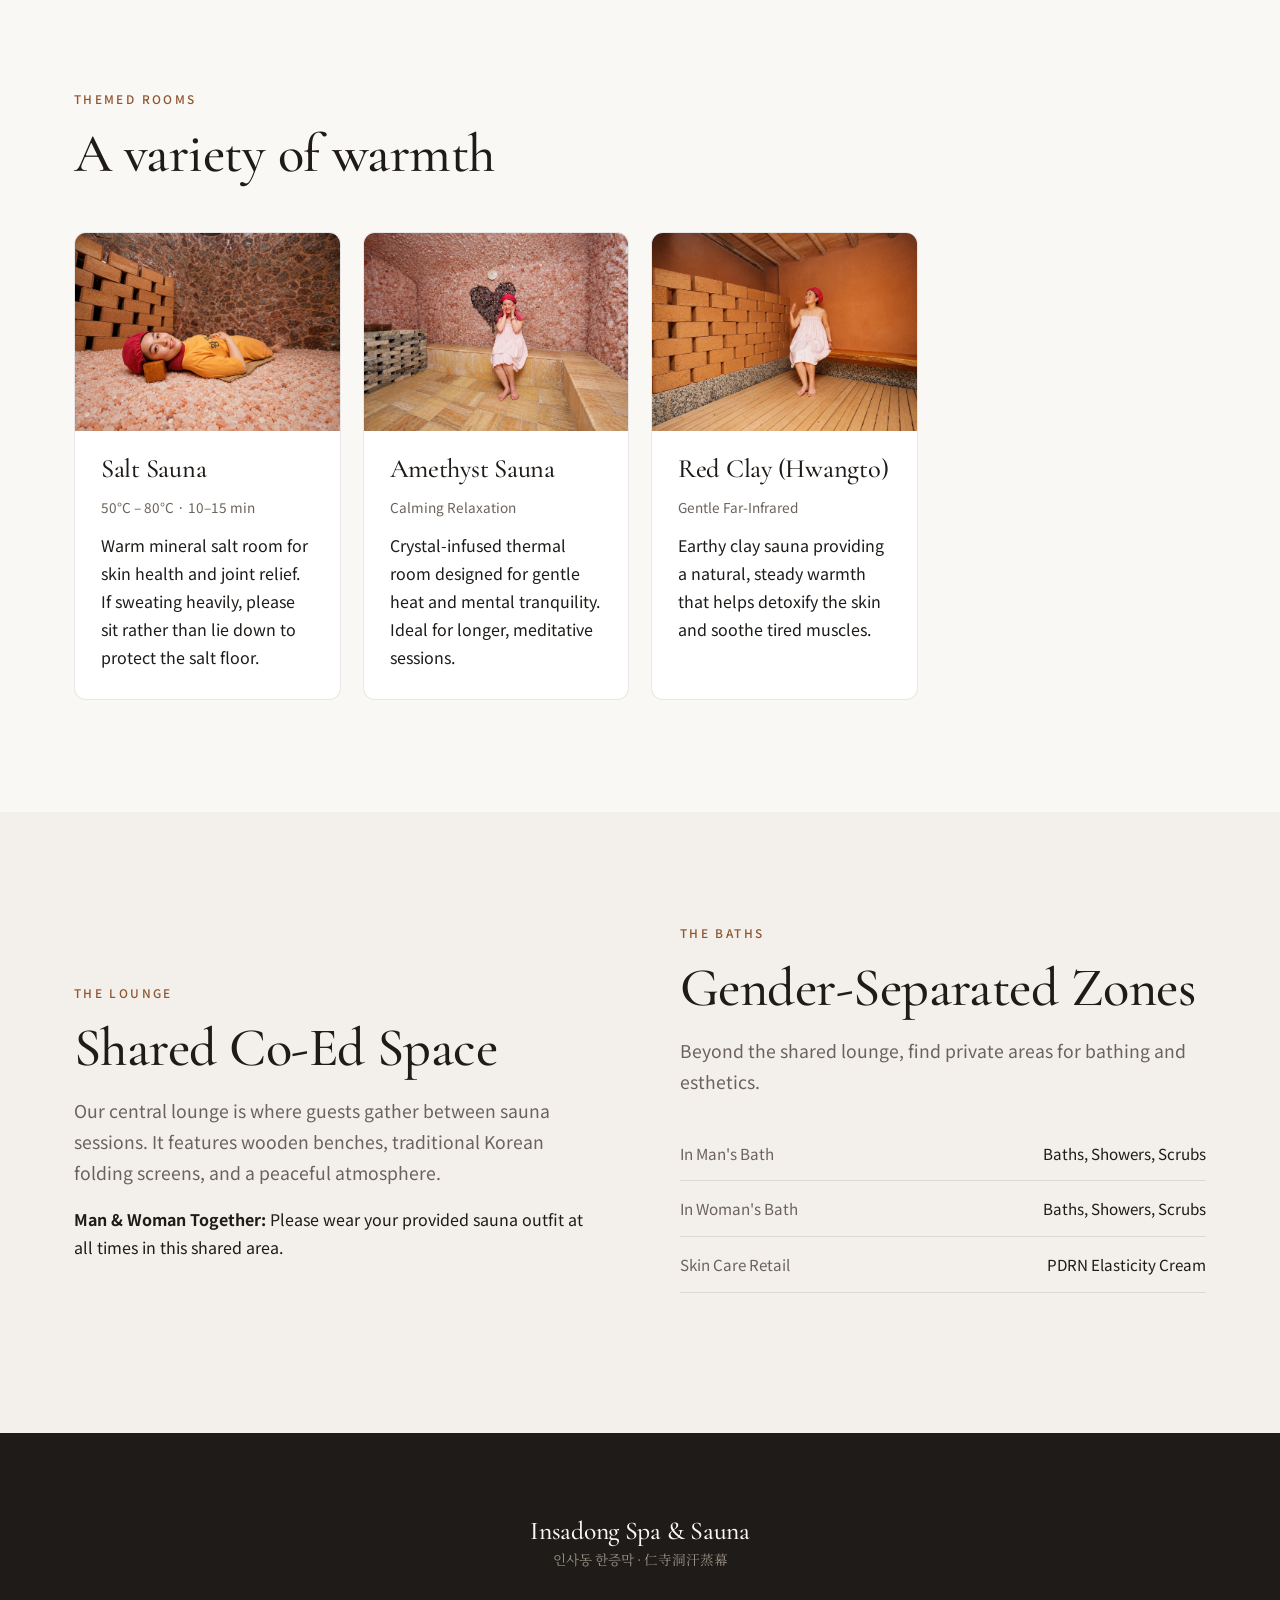
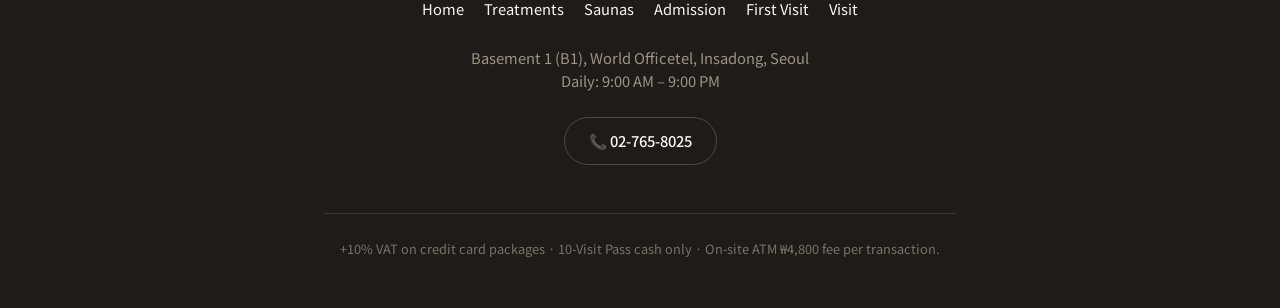
<file: saunas.html>
<!DOCTYPE html>
<html lang="en">
<head>
<meta charset="utf-8">
<meta name="viewport" content="width=device-width, initial-scale=1">
<title>Traditional Saunas & Baths | Insadong Spa & Sauna</title>
<meta name="description" content="Experience traditional pine-fired Hanjeungmak, Salt, Amethyst, and Red Clay saunas in the heart of Insadong, Seoul.">
<link rel="preconnect" href="https://fonts.googleapis.com">
<link rel="preconnect" href="https://fonts.gstatic.com" crossorigin>
<link href="https://fonts.googleapis.com/css2?family=Cormorant+Garamond:wght@500;600&family=Noto+Sans+KR:wght@400;500&family=Noto+Serif+KR:wght@400;600&display=swap" rel="stylesheet">
<link rel="stylesheet" href="css/styles.css">
</head>
<body>

<header class="site-head">
  <div class="bar">
    <a class="logo" href="index.html"><b>Insadong Spa &amp; Sauna</b><span>인사동 한증막</span></a>
    <button class="menu-btn" aria-expanded="false" aria-controls="nav">Menu</button>
    <nav id="nav" aria-label="Main">
      <a href="index.html">Home</a>
      <a href="treatments.html">Treatments</a>
      <a href="saunas.html" aria-current="page">Saunas</a>
      <a href="first-visit.html">First Visit</a>
      <a href="visit.html">Visit</a>
    </nav>
    <a class="btn" href="visit.html#inquire">Book / Inquire</a>
  </div>
</header>

<main>
  <section>
    <div class="wrap">
      <div class="split">
        <div>
          <span class="eyebrow">The Heat</span>
          <h1>Authentic Heritage</h1>
          <p class="lede">Unlike modern spas, we preserve the traditional Hanjeungmak—a stone and yellow clay kiln heated by burning pine trees. The deep infrared heat restores and detoxifies.</p>
          <div class="btns">
            <a class="btn" href="first-visit.html">Sauna Etiquette Guide</a>
          </div>
        </div>
        <div>
          <img src="assets/images/shared-lounge-kiln.jpg" alt="Traditional tiled salt sauna kiln dome exterior (염부) at Insadong Spa & Sauna" style="width: 100%; height: 100%; max-height: 440px; object-fit: cover; border-radius: 20px; display: block;">
        </div>
      </div>
    </div>
  </section>

  <section class="alt">
    <div class="wrap">
      <div class="split">
        <div class="media"><img loading="lazy" src="assets/images/sanctuary-kiln-guest.png" alt="Traditional Hanjeungmak pine-fired kiln dome and guest resting area"></div>
        <div>
          <span class="eyebrow">The Main Kiln</span>
          <h2>Traditional Hanjeungmak</h2>
          <p class="lede">Built with stone and yellow clay (황토), this kiln is the soul of our spa. It emits far-infrared rays that penetrate deep to boost circulation and metabolism.</p>
          <ul class="points">
            <li><b>Extreme Heat</b>Ceiling temperatures exceed 100°C, while breathing level is over 80°C.</li>
            <li><b>Safe Pacing</b>Recommended stay is 3–5 minutes per session. No clocks are placed inside for your safety.</li>
            <li><b>Rest & Hydrate</b>Always follow each session with 5+ minutes of rest in the lounge.</li>
          </ul>
        </div>
      </div>
    </div>
  </section>
  <section>
    <div class="wrap">
      <span class="eyebrow">Themed Rooms</span>
      <h2>A variety of warmth</h2>
      <div class="grid g3" style="margin-top:48px">
        <div class="card">
          <div class="media"><img loading="lazy" src="assets/images/zone-salt-sauna.png" alt="Warm mineral salt sauna room for joint relief and deep relaxation"></div>
          <div class="body">
            <h3>Salt Sauna</h3>
            <p class="meta">50°C – 80°C · 10–15 min</p>
            <p>Warm mineral salt room for skin health and joint relief. If sweating heavily, please sit rather than lie down to protect the salt floor.</p>
          </div>
        </div>
        <div class="card">
          <div class="media"><img loading="lazy" src="assets/images/zone-amethyst-sauna.png" alt="Crystal-infused amethyst sauna room for calming meditation"></div>
          <div class="body">
            <h3>Amethyst Sauna</h3>
            <p class="meta">Calming Relaxation</p>
            <p>Crystal-infused thermal room designed for gentle heat and mental tranquility. Ideal for longer, meditative sessions.</p>
          </div>
        </div>
        <div class="card">
          <div class="media"><img loading="lazy" src="assets/images/zone-red-clay-sauna.png" alt="Traditional Hwangto red clay sauna with natural far-infrared warmth"></div>
          <div class="body">
            <h3>Red Clay (Hwangto)</h3>
            <p class="meta">Gentle Far-Infrared</p>
            <p>Earthy clay sauna providing a natural, steady warmth that helps detoxify the skin and soothe tired muscles.</p>
          </div>
        </div>
      </div>
    </div>
  </section>

  <section class="alt">
    <div class="wrap">
      <div class="split">
        <div>
          <span class="eyebrow">The Lounge</span>
          <h2>Shared Co-Ed Space</h2>
          <p class="lede">Our central lounge is where guests gather between sauna sessions. It features wooden benches, traditional Korean folding screens, and a peaceful atmosphere.</p>
          <p class="subtle" style="margin-top:16px"><b>Man & Woman Together:</b> Please wear your provided sauna outfit at all times in this shared area.</p>
        </div>
        <div>
          <span class="eyebrow">The Baths</span>
          <h2>Gender-Separated Zones</h2>
          <p class="lede">Beyond the shared lounge, find private areas for bathing and esthetics.</p>
          <ul class="rows">
            <li><span>In Man's Bath</span><span>Baths, Showers, Scrubs</span></li>
            <li><span>In Woman's Bath</span><span>Baths, Showers, Scrubs</span></li>
            <li><span>Skin Care Retail</span><span>PDRN Elasticity Cream</span></li>
          </ul>
        </div>
      </div>
    </div>
  </section>

<footer>
  <div class="wrap">
    <h3>Insadong Spa &amp; Sauna</h3>
    <span class="kr">인사동 한증막 · 仁寺洞汗蒸幕</span>
    <nav class="f-nav" aria-label="Footer">
      <a href="index.html">Home</a>
      <a href="treatments.html">Treatments</a>
      <a href="saunas.html">Saunas</a>
      <a href="admission.html">Admission</a>
      <a href="first-visit.html">First Visit</a>
      <a href="visit.html">Visit</a>
    </nav>
    <p class="addr">Basement 1 (B1), World Officetel, Insadong, Seoul<br>Daily: 9:00 AM – 9:00 PM</p>
    <a href="tel:+82-2-765-8025" class="phone-pill">📞 02-765-8025</a>
    <p class="paystrip">+10% VAT on credit card packages · 10-Visit Pass cash only · On-site ATM ₩4,800 fee per transaction.</p>
  </div>
</footer>

<nav class="sticky" aria-label="Quick actions">
  <a href="visit.html#inquire">Book</a>
  <a href="tel:+82-2-765-8025">Call</a>
  <a href="visit.html#map">Directions</a>
</nav>

<script src="js/main.js"></script>
</file>
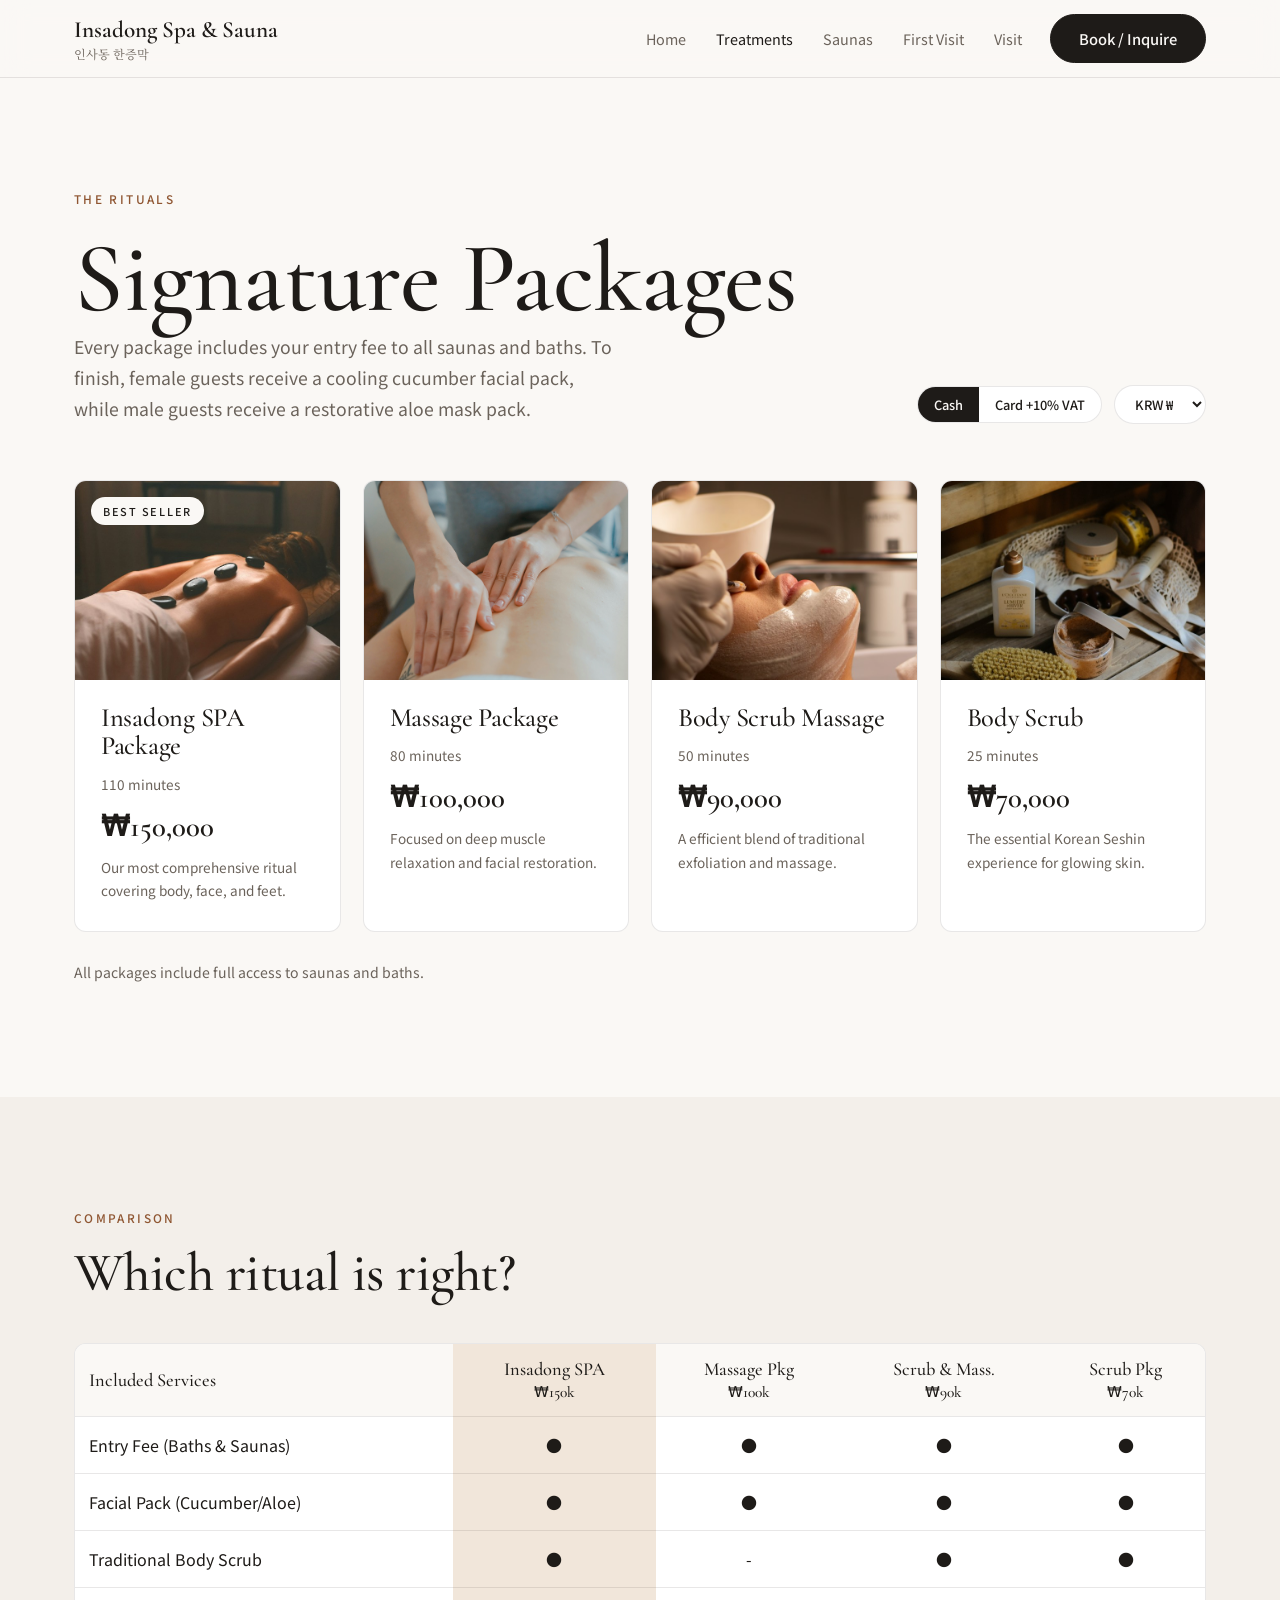
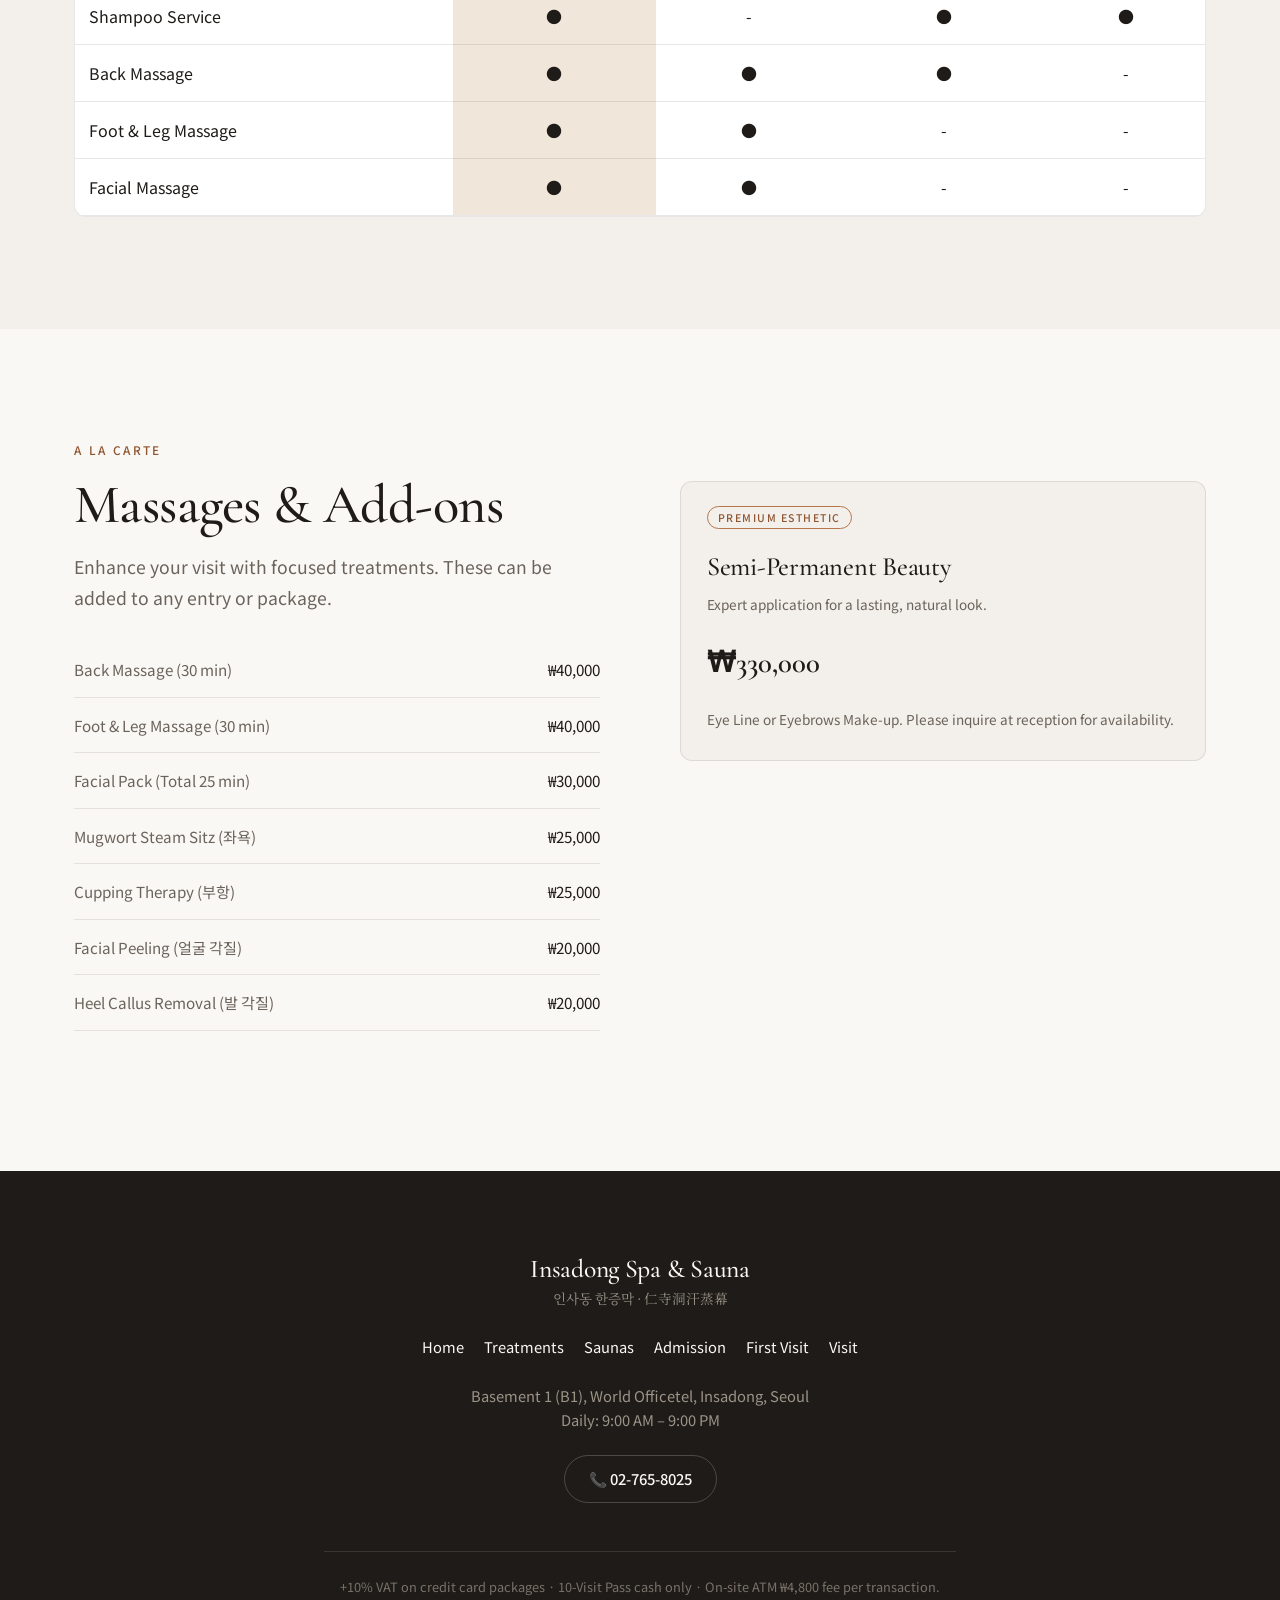
<file: treatments.html>
<!DOCTYPE html>
<html lang="en">
<head>
<meta charset="utf-8">
<meta name="viewport" content="width=device-width, initial-scale=1">
<title>Signature Treatments & Packages | Insadong Spa & Sauna</title>
<meta name="description" content="Explore our signature spa packages including traditional Korean body scrubs, massages, and facials at Insadong Spa & Sauna.">
<link rel="preconnect" href="https://fonts.googleapis.com">
<link rel="preconnect" href="https://fonts.gstatic.com" crossorigin>
<link href="https://fonts.googleapis.com/css2?family=Cormorant+Garamond:wght@500;600&family=Noto+Sans+KR:wght@400;500&family=Noto+Serif+KR:wght@400;600&display=swap" rel="stylesheet">
<link rel="stylesheet" href="css/styles.css">
</head>
<body>

<header class="site-head">
  <div class="bar">
    <a class="logo" href="index.html"><b>Insadong Spa &amp; Sauna</b><span>인사동 한증막</span></a>
    <button class="menu-btn" aria-expanded="false" aria-controls="nav">Menu</button>
    <nav id="nav" aria-label="Main">
      <a href="index.html">Home</a>
      <a href="treatments.html" aria-current="page">Treatments</a>
      <a href="saunas.html">Saunas</a>
      <a href="first-visit.html">First Visit</a>
      <a href="visit.html">Visit</a>
    </nav>
    <a class="btn" href="visit.html#inquire">Book / Inquire</a>
  </div>
</header>

<main>
  <section>
    <div class="wrap">
      <div class="head-row">
        <div>
          <span class="eyebrow">The Rituals</span>
          <h1>Signature Packages</h1>
          <p class="lede">Every package includes your entry fee to all saunas and baths. To finish, female guests receive a cooling cucumber facial pack, while male guests receive a restorative aloe mask pack.</p>
        </div>
        <div class="toolbar">
          <div class="pill" role="group" aria-label="Payment method">
            <button data-pay="cash" aria-pressed="true">Cash</button>
            <button data-pay="card" aria-pressed="false">Card +10% VAT</button>
          </div>
          <div class="pill"><select class="cur" aria-label="Currency">
            <option value="KRW">KRW ₩</option><option value="USD">USD $</option><option value="JPY">JPY ¥</option><option value="CNY">CNY ¥</option>
          </select></div>
        </div>
      </div>

      <div class="grid g4">
        <article class="card feat"><span class="flag">Best Seller</span>
          <div class="media"><img loading="lazy" decoding="async" src="assets/images/pkg-insadong-spa.jpg" alt="Insadong SPA Package - Full body scrub and massage treatment"></div>
          <div class="body">
            <h3>Insadong SPA Package</h3>
            <p class="meta">110 minutes</p>
            <div class="price" data-krw="150000" data-vat>₩150,000</div>
            <p class="meta">Our most comprehensive ritual covering body, face, and feet.</p>
          </div>
        </article>

        <article class="card">
          <div class="media"><img loading="lazy" decoding="async" src="assets/images/pkg-massage.jpg" alt="Massage Package - Back, foot, and facial relaxation"></div>
          <div class="body">
            <h3>Massage Package</h3>
            <p class="meta">80 minutes</p>
            <div class="price" data-krw="100000" data-vat>₩100,000</div>
            <p class="meta">Focused on deep muscle relaxation and facial restoration.</p>
          </div>
        </article>

        <article class="card">
          <div class="media"><img loading="lazy" decoding="async" src="assets/images/pkg-scrub-massage.jpg" alt="Body Scrub Massage - Traditional exfoliation and oil treatment"></div>
          <div class="body">
            <h3>Body Scrub Massage</h3>
            <p class="meta">50 minutes</p>
            <div class="price" data-krw="90000" data-vat>₩90,000</div>
            <p class="meta">A efficient blend of traditional exfoliation and massage.</p>
          </div>
        </article>

        <article class="card">
          <div class="media"><img loading="lazy" decoding="async" src="assets/images/pkg-body-scrub.jpg" alt="Body Scrub Package - Essential Korean Seshin experience"></div>
          <div class="body">
            <h3>Body Scrub</h3>
            <p class="meta">25 minutes</p>
            <div class="price" data-krw="70000" data-vat>₩70,000</div>
            <p class="meta">The essential Korean Seshin experience for glowing skin.</p>
          </div>
        </article>
      </div>
      <p class="note"><span data-vatnote>Card prices include 10% VAT.</span> All packages include full access to saunas and baths.</p>
    </div>
  </section>
  <section class="alt">
    <div class="wrap">
      <span class="eyebrow">Comparison</span>
      <h2>Which ritual is right?</h2>
      <div class="scroll hair" style="margin-top:40px; background: #fff;">
        <table>
          <thead>
            <tr>
              <th>Included Services</th>
              <th class="best">Insadong SPA<br><small>₩150k</small></th>
              <th>Massage Pkg<br><small>₩100k</small></th>
              <th>Scrub &amp; Mass.<br><small>₩90k</small></th>
              <th>Scrub Pkg<br><small>₩70k</small></th>
            </tr>
          </thead>
          <tbody>
            <tr><td>Entry Fee (Baths &amp; Saunas)</td><td class="best">●</td><td>●</td><td>●</td><td>●</td></tr>
            <tr><td>Facial Pack (Cucumber/Aloe)</td><td class="best">●</td><td>●</td><td>●</td><td>●</td></tr>
            <tr><td>Traditional Body Scrub</td><td class="best">●</td><td>-</td><td>●</td><td>●</td></tr>
            <tr><td>Shampoo Service</td><td class="best">●</td><td>-</td><td>●</td><td>●</td></tr>
            <tr><td>Back Massage</td><td class="best">●</td><td>●</td><td>●</td><td>-</td></tr>
            <tr><td>Foot &amp; Leg Massage</td><td class="best">●</td><td>●</td><td>-</td><td>-</td></tr>
            <tr><td>Facial Massage</td><td class="best">●</td><td>●</td><td>-</td><td>-</td></tr>
          </tbody>
        </table>
      </div>
    </div>
  </section>

  <section>
    <div class="wrap">
      <div class="split">
        <div>
          <span class="eyebrow">A La Carte</span>
          <h2>Massages &amp; Add-ons</h2>
          <p class="lede">Enhance your visit with focused treatments. These can be added to any entry or package.</p>
          <ul class="rows">
            <li><span>Back Massage (30 min)</span><span data-krw="40000">₩40,000</span></li>
            <li><span>Foot &amp; Leg Massage (30 min)</span><span data-krw="40000">₩40,000</span></li>
            <li><span>Facial Pack (Total 25 min)</span><span data-krw="30000">₩30,000</span></li>
            <li><span>Mugwort Steam Sitz (좌욕)</span><span data-krw="25000">₩25,000</span></li>
            <li><span>Cupping Therapy (부항)</span><span data-krw="25000">₩25,000</span></li>
            <li><span>Facial Peeling (얼굴 각질)</span><span data-krw="20000">₩20,000</span></li>
            <li><span>Heel Callus Removal (발 각질)</span><span data-krw="20000">₩20,000</span></li>
          </ul>
        </div>
        <div class="card body" style="background:var(--alab); align-self: start; margin-top: 40px;">
          <span class="tag" style="width:fit-content; margin-bottom:12px">Premium Esthetic</span>
          <h3>Semi-Permanent Beauty</h3>
          <p class="meta">Expert application for a lasting, natural look.</p>
          <div class="price" data-krw="330000" style="margin:16px 0">₩330,000</div>
          <p class="meta">Eye Line or Eyebrows Make-up. Please inquire at reception for availability.</p>
        </div>
      </div>
    </div>
  </section>
</main>

<footer>
  <div class="wrap">
    <h3>Insadong Spa &amp; Sauna</h3>
    <span class="kr">인사동 한증막 · 仁寺洞汗蒸幕</span>
    <nav class="f-nav" aria-label="Footer">
      <a href="index.html">Home</a>
      <a href="treatments.html">Treatments</a>
      <a href="saunas.html">Saunas</a>
      <a href="admission.html">Admission</a>
      <a href="first-visit.html">First Visit</a>
      <a href="visit.html">Visit</a>
    </nav>
    <p class="addr">Basement 1 (B1), World Officetel, Insadong, Seoul<br>Daily: 9:00 AM – 9:00 PM</p>
    <a href="tel:+82-2-765-8025" class="phone-pill">📞 02-765-8025</a>
    <p class="paystrip">+10% VAT on credit card packages · 10-Visit Pass cash only · On-site ATM ₩4,800 fee per transaction.</p>
  </div>
</footer>

<nav class="sticky" aria-label="Quick actions">
  <a href="visit.html#inquire">Book</a>
  <a href="tel:+82-2-765-8025">Call</a>
  <a href="visit.html#map">Directions</a>
</nav>

<script src="js/main.js"></script>
</body>
</html>
</file>
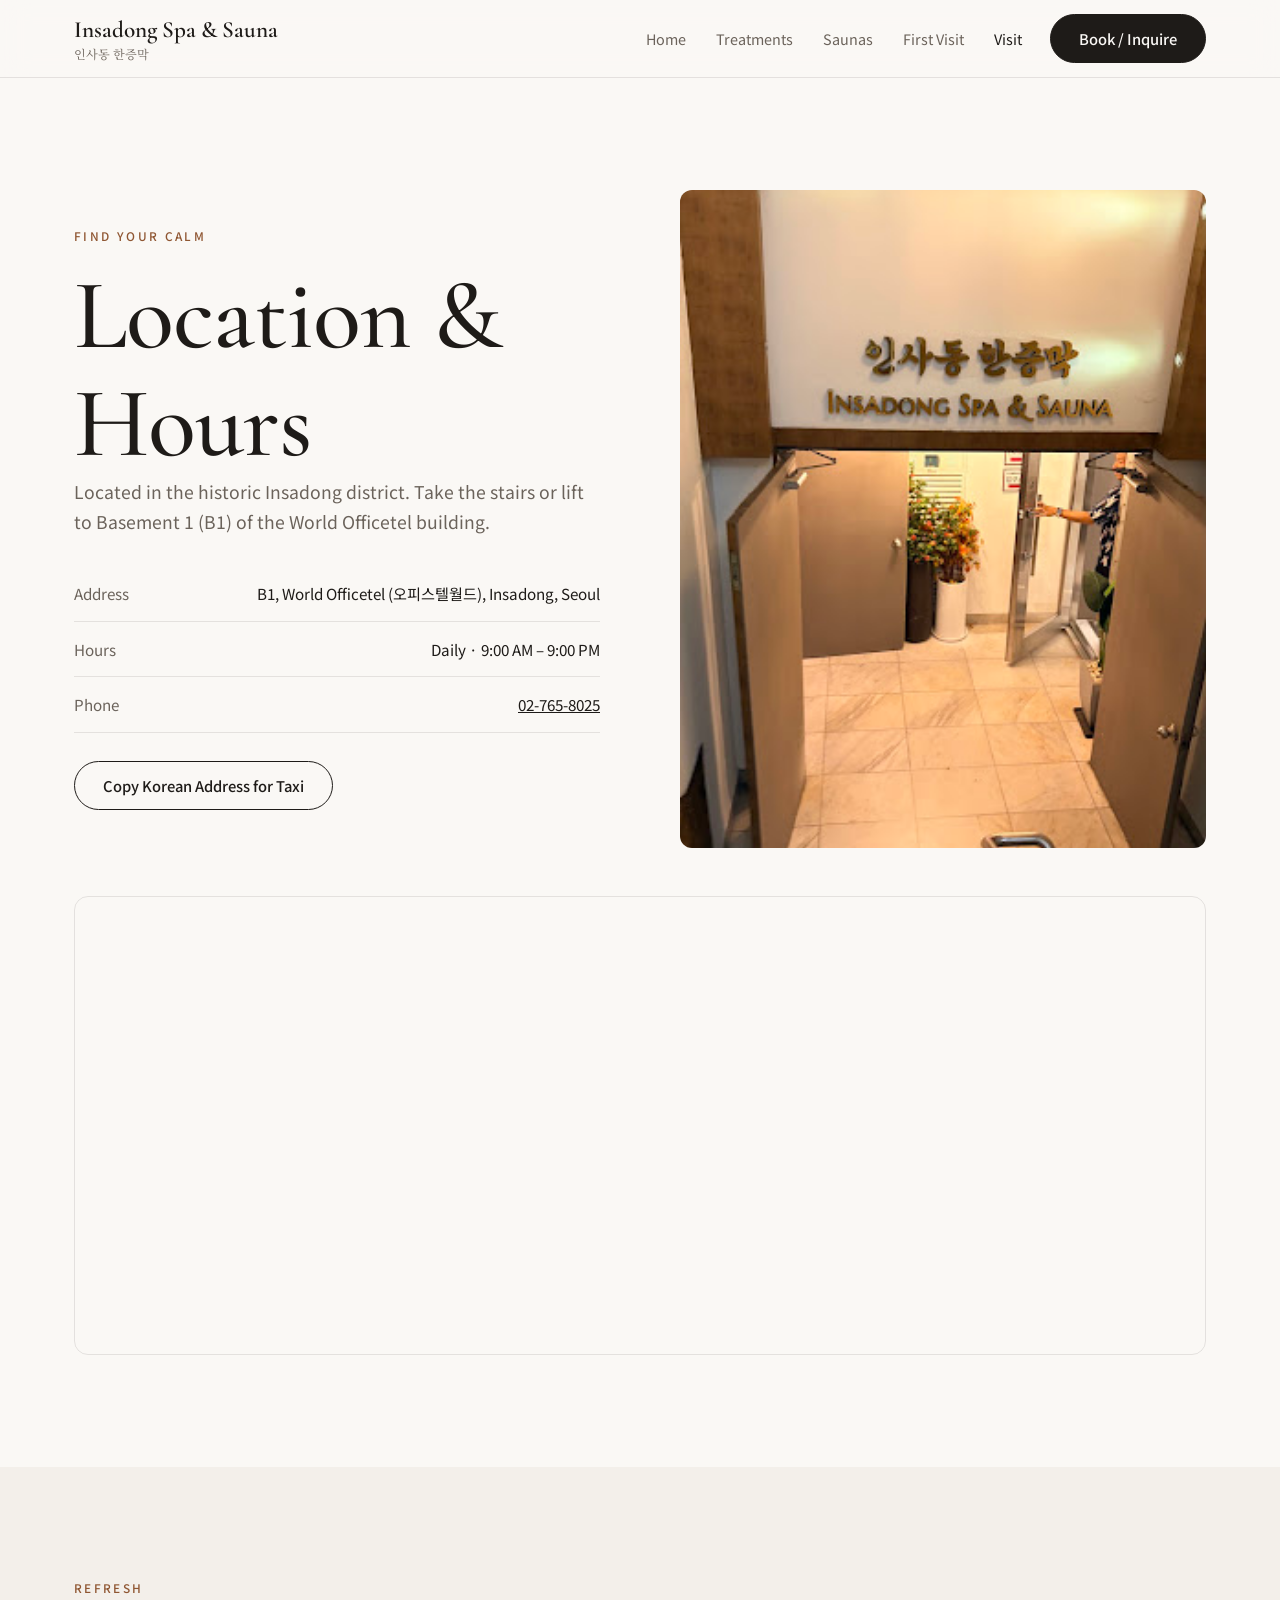
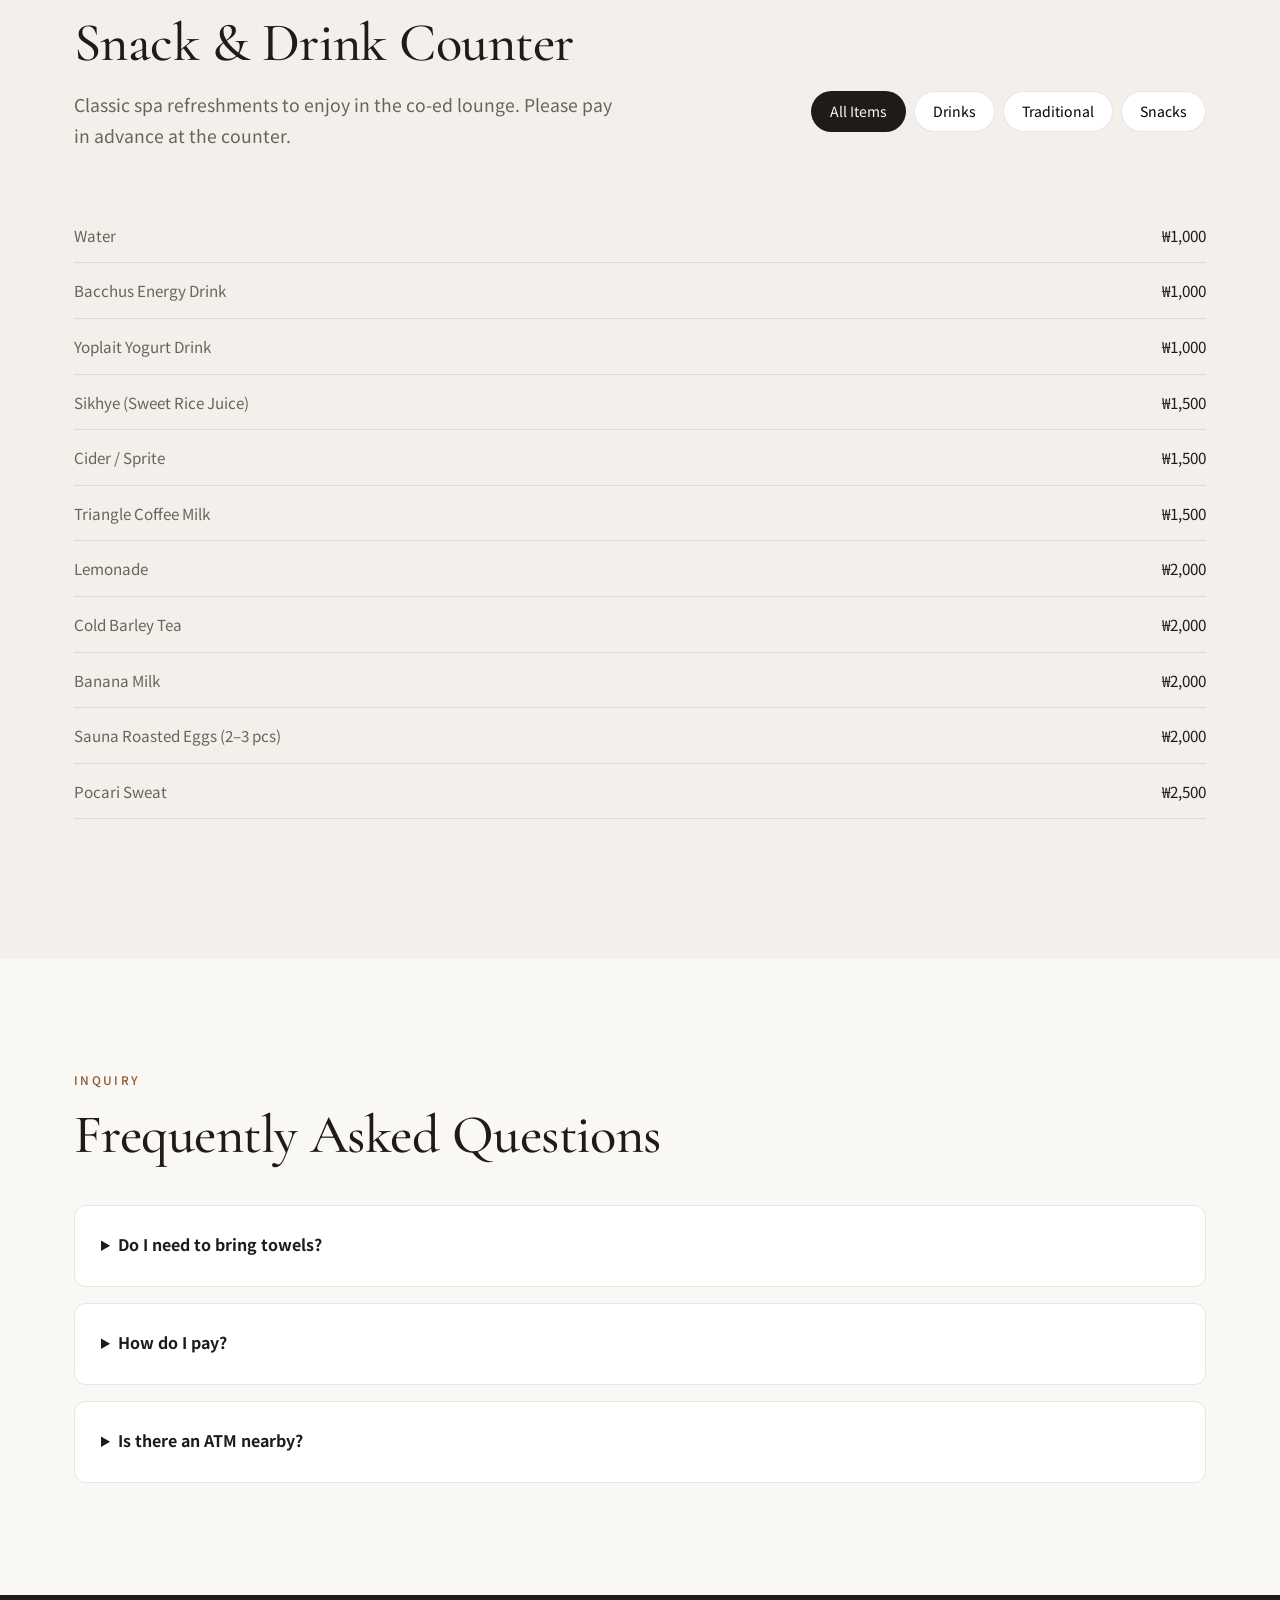
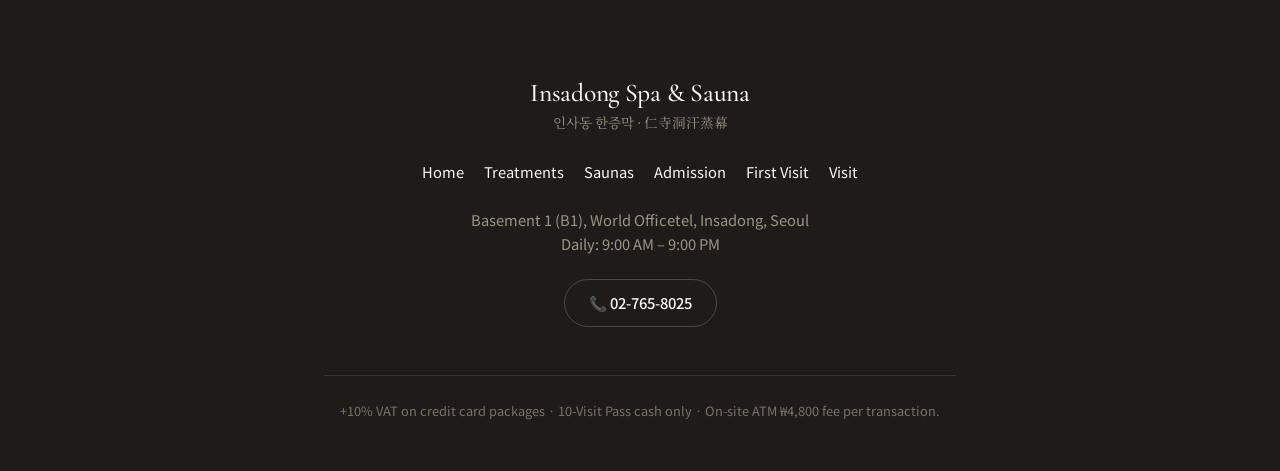
<file: visit.html>
<!DOCTYPE html>
<html lang="en">
<head>
<meta charset="utf-8">
<meta name="viewport" content="width=device-width, initial-scale=1">
<title>Visit & Snack Menu | Insadong Spa & Sauna</title>
<meta name="description" content="Location, hours, and snack menu for Insadong Spa & Sauna. Find us in the heart of Insadong, Seoul.">
<link rel="preconnect" href="https://fonts.googleapis.com">
<link rel="preconnect" href="https://fonts.gstatic.com" crossorigin>
<link href="https://fonts.googleapis.com/css2?family=Cormorant+Garamond:wght@500;600&family=Noto+Sans+KR:wght@400;500&family=Noto+Serif+KR:wght@400;600&display=swap" rel="stylesheet">
<link rel="stylesheet" href="css/styles.css">
</head>
<body>

<header class="site-head">
  <div class="bar">
    <a class="logo" href="index.html"><b>Insadong Spa &amp; Sauna</b><span>인사동 한증막</span></a>
    <button class="menu-btn" aria-expanded="false" aria-controls="nav">Menu</button>
    <nav id="nav" aria-label="Main">
      <a href="index.html">Home</a>
      <a href="treatments.html">Treatments</a>
      <a href="saunas.html">Saunas</a>
      <a href="first-visit.html">First Visit</a>
      <a href="visit.html" aria-current="page">Visit</a>
    </nav>
    <a class="btn" href="#inquire">Book / Inquire</a>
  </div>
</header>

<main>
  <section id="location">
    <div class="wrap">
      <div class="split">
        <div>
          <span class="eyebrow">Find your calm</span>
          <h1>Location & Hours</h1>
          <p class="lede">Located in the historic Insadong district. Take the stairs or lift to Basement 1 (B1) of the World Officetel building.</p>
          <ul class="rows">
            <li><span>Address</span><span>B1, World Officetel (오피스텔월드), Insadong, Seoul</span></li>
            <li><span>Hours</span><span>Daily · 9:00 AM – 9:00 PM</span></li>
            <li><span>Phone</span><span><a href="tel:+82-2-765-8025">02-765-8025</a></span></li>
          </ul>
          <div class="btns" style="margin-top:24px">
            <button class="btn out" data-copy="서울 종로구 인사동 오피스텔월드 지하1층 인사동 한증막">Copy Korean Address for Taxi</button>
          </div>
        </div>
        <div class="media"><img src="assets/images/visit-entrance.jpg" alt="Basement 1 entrance signage for Insadong Spa & Sauna (인사동 한증막) in Seoul" style="width: 100%; height: 100%; object-fit: cover; display: block;"></div>
      </div>
      
      <div class="map-frame" id="map">
        <iframe src="https://www.google.com/maps/embed?pb=!1m5!3m3!1m2!1s0x357ca3677027b929%3A0x75125799f94d578d!2sInsadong%20Spa%20%26%20Sauna!5e0!3m2!1sen!2sin!4v1795239609715!5m2!1sen!2sin" width="100%" height="450" style="border:0;" allowfullscreen="" loading="lazy" referrerpolicy="no-referrer-when-downgrade"></iframe>
      </div>
    </div>
  </section>
  <section class="alt" id="menu">
    <div class="wrap">
      <div class="head-row">
        <div>
          <span class="eyebrow">Refresh</span>
          <h2>Snack & Drink Counter</h2>
          <p class="lede">Classic spa refreshments to enjoy in the co-ed lounge. Please pay in advance at the counter.</p>
        </div>
        <div class="chips">
          <button data-filter="all" aria-pressed="true">All Items</button>
          <button data-filter="drinks">Drinks</button>
          <button data-filter="traditional">Traditional</button>
          <button data-filter="eggs">Snacks</button>
        </div>
      </div>

      <ul class="rows">
        <li data-cat="drinks"><span>Water</span><span data-krw="1000">₩1,000</span></li>
        <li data-cat="drinks"><span>Bacchus Energy Drink</span><span data-krw="1000">₩1,000</span></li>
        <li data-cat="drinks"><span>Yoplait Yogurt Drink</span><span data-krw="1000">₩1,000</span></li>
        <li data-cat="traditional"><span>Sikhye (Sweet Rice Juice)</span><span data-krw="1500">₩1,500</span></li>
        <li data-cat="drinks"><span>Cider / Sprite</span><span data-krw="1500">₩1,500</span></li>
        <li data-cat="drinks"><span>Triangle Coffee Milk</span><span data-krw="1500">₩1,500</span></li>
        <li data-cat="drinks"><span>Lemonade</span><span data-krw="2000">₩2,000</span></li>
        <li data-cat="traditional"><span>Cold Barley Tea</span><span data-krw="2000">₩2,000</span></li>
        <li data-cat="drinks"><span>Banana Milk</span><span data-krw="2000">₩2,000</span></li>
        <li data-cat="eggs"><span>Sauna Roasted Eggs (2–3 pcs)</span><span data-krw="2000">₩2,000</span></li>
        <li data-cat="drinks"><span>Pocari Sweat</span><span data-krw="2500">₩2,500</span></li>
      </ul>
    </div>
  </section>

  <section id="faq">
    <div class="wrap">
      <span class="eyebrow">Inquiry</span>
      <h2>Frequently Asked Questions</h2>
      <div style="margin-top:40px; display:grid; gap:16px">
        <details class="card body"><summary><b>Do I need to bring towels?</b></summary><p style="margin-top:12px">No, we provide fresh towels and a sauna uniform upon entry.</p></details>
        <details class="card body"><summary><b>How do I pay?</b></summary><p style="margin-top:12px">We accept Cash and major Credit Cards. Note that card payments for spa packages incur a 10% VAT.</p></details>
        <details class="card body"><summary><b>Is there an ATM nearby?</b></summary><p style="margin-top:12px">Yes, we have an on-site ATM at the reception. Note that a ₩4,800 commission fee applies.</p></details>
      </div>
    </div>
  </section>

<footer>
  <div class="wrap">
    <h3>Insadong Spa &amp; Sauna</h3>
    <span class="kr">인사동 한증막 · 仁寺洞汗蒸幕</span>
    <nav class="f-nav" aria-label="Footer">
      <a href="index.html">Home</a>
      <a href="treatments.html">Treatments</a>
      <a href="saunas.html">Saunas</a>
      <a href="admission.html">Admission</a>
      <a href="first-visit.html">First Visit</a>
      <a href="visit.html">Visit</a>
    </nav>
    <p class="addr">Basement 1 (B1), World Officetel, Insadong, Seoul<br>Daily: 9:00 AM – 9:00 PM</p>
    <a href="tel:+82-2-765-8025" class="phone-pill">📞 02-765-8025</a>
    <p class="paystrip">+10% VAT on credit card packages · 10-Visit Pass cash only · On-site ATM ₩4,800 fee per transaction.</p>
  </div>
</footer>

<nav class="sticky" aria-label="Quick actions">
  <a href="#location">Location</a>
  <a href="tel:+82-2-765-8025">Call</a>
  <a href="#faq">FAQ</a>
</nav>

<script src="js/main.js"></script>
</file>
<file: css/styles.css>
/* Insadong Spa & Sauna — quiet editorial luxury */
:root{--ivory:#FAF8F5;--alab:#F3EFEA;--ink:#1E1B18;--bronze:#B5764A;--bronze-d:#8F5632;--line:rgba(30,27,24,.1);--mute:#6B635B;--r:12px;--serif:'Cormorant Garamond',Georgia,serif;--kr:'Noto Serif KR',serif;--sans:'Noto Sans KR',system-ui,sans-serif;--w:1180px}
*{box-sizing:border-box;margin:0}
html{scroll-behavior:smooth}
body{font:400 16px/1.75 var(--sans);color:var(--ink);background:var(--ivory);padding-bottom:64px;-webkit-font-smoothing:antialiased}
img{max-width:100%;display:block}
a{color:inherit}
:focus-visible{outline:2px solid var(--bronze);outline-offset:3px}
.wrap{max-width:var(--w);margin:0 auto;padding:0 24px}
section{padding:112px 0}
h1,h2,h3{font-family:var(--serif);font-weight:500;line-height:1.08;letter-spacing:-.01em}
h1{font-size:clamp(3.2rem,8vw,6.2rem)}
h2{font-size:clamp(2.2rem,4.6vw,3.4rem);margin-bottom:18px}
h3{font-size:1.65rem}
.eyebrow{font:500 .74rem var(--sans);letter-spacing:.2em;text-transform:uppercase;color:var(--bronze-d);margin-bottom:18px;display:block}
.lede{font-size:1.1rem;color:var(--mute);max-width:54ch}
.kr{font-family:var(--kr)}
.ph{background:#fff3c9;border:1px dashed var(--bronze);padding:0 6px;border-radius:4px;font-size:.92em}
.hair{border:1px solid var(--line);border-radius:var(--r)}
/* header */
.site-head{position:sticky;top:0;z-index:50;background:rgba(250,248,245,.78);backdrop-filter:saturate(1.4) blur(14px);-webkit-backdrop-filter:saturate(1.4) blur(14px);border-bottom:1px solid var(--line)}
.bar{display:flex;align-items:center;gap:28px;max-width:var(--w);margin:0 auto;padding:14px 24px}
.logo{text-decoration:none;line-height:1.1;margin-right:auto}
.logo b{display:block;font:600 1.45rem var(--serif)}
.logo span{font:.76rem var(--kr);color:var(--mute)}
.bar nav{display:flex;gap:30px}
.bar nav a{text-decoration:none;font-size:.9rem;color:var(--mute);transition:color .2s}
.bar nav a:hover,.bar nav a[aria-current]{color:var(--ink)}
.btn{display:inline-block;text-decoration:none;font:500 .92rem var(--sans);padding:13px 28px;border-radius:999px;border:1px solid var(--ink);background:var(--ink);color:var(--ivory);cursor:pointer;transition:background .2s,color .2s}
.btn:hover{background:var(--bronze-d);border-color:var(--bronze-d)}
.btn.light{background:var(--ivory);color:var(--ink);border-color:var(--ivory)}
.btn.light:hover{background:var(--bronze);border-color:var(--bronze);color:#fff}
.btn.ghost{background:transparent;color:inherit;border-color:currentColor}
.btn.ghost:hover{background:rgba(255,255,255,.14)}
.btn.out{background:transparent;color:var(--ink)}
.btn.out:hover{color:#fff}
.menu-btn{display:none;font:inherit;background:none;border:1px solid var(--line);padding:6px 14px;border-radius:999px}
@media(max-width:900px){.bar{flex-wrap:wrap;gap:12px}.menu-btn{display:block}.bar nav{display:none;order:9;width:100%;flex-direction:column;gap:10px}.bar nav.open{display:flex}.bar>.btn{padding:9px 18px}}
/* hero (centered editorial) */
.hero{min-height:82vh;display:flex;align-items:center;justify-content:center;text-align:center;position:relative;color:#FFFFFF;background-size:cover;background-position:center;padding:120px 0}
.hero::before{content:'';position:absolute;inset:0;background:linear-gradient(180deg, rgba(24, 20, 17, 0.52) 0%, rgba(24, 20, 17, 0.68) 100%);z-index:1}
.hero .wrap{position:relative;z-index:2;max-width:760px;margin:0 auto}
.hero .eyebrow{color:#E6C7A8;margin-bottom:24px}
.hero h1{font-size:clamp(3.4rem,7vw,5.6rem);margin-bottom:24px;color:#FFFFFF}
.hero p.sub{color:rgba(255,255,255,0.88);margin:0 auto 36px;max-width:52ch;font-size:1.25rem}
.hero .badge{background:rgba(255,255,255,0.14);backdrop-filter:blur(8px);-webkit-backdrop-filter:blur(8px);border:1px solid rgba(255,255,255,0.28);color:#FFFFFF;margin:0 auto 36px}
.hero .btns{justify-content:center;margin-top:0}
.hero .btn{padding:15px 36px}
.hero .btn:first-child{background:#C49A6C;border-color:#C49A6C;color:#1E1B18}
.hero .btn:first-child:hover{background:#d4ae85;border-color:#d4ae85}
.hero .btn.out{border-color:rgba(255,255,255,0.75);color:#FFFFFF}
.hero .btn.out:hover{background:rgba(255,255,255,0.12)}
@media(max-width:860px){.hero{min-height:70vh;padding:80px 0}}
/* visit (typographic grid + map) */
.visit-grid{display:grid;grid-template-columns:1fr 1fr;gap:80px;margin-top:56px;padding-top:56px;border-top:1px solid var(--line)}
.visit-grid h3{margin-bottom:12px}.visit-grid .lab{color:var(--ink);font-weight:500}.visit-grid .rows li{align-items:baseline}.visit-grid .rows li span:last-child{text-align:right}.visit-grid .subtle{margin-top:18px}
.visit-grid p{color:var(--mute)}
.visit-grid .rows{margin:12px 0 0}
.map-frame{border:1px solid var(--line);border-radius:14px;overflow:hidden;margin-top:48px}
@media(max-width:860px){.hero{min-height:70vh;padding:80px 0}.hero-grid{grid-template-columns:1fr;gap:40px}.hero-photo{min-height:auto;aspect-ratio:4/3;max-height:none}.visit-grid{grid-template-columns:1fr;gap:36px}}
/* toolbar (cash/card + currency) */
.toolbar{display:flex;gap:12px;flex-wrap:wrap;align-items:center}
.pill{display:inline-flex;border:1px solid var(--line);border-radius:999px;background:#fff;overflow:hidden}
.pill button,.pill select{font:500 .8rem var(--sans);border:0;background:none;padding:8px 16px;cursor:pointer;color:var(--ink)}
.pill button[aria-pressed=true]{background:var(--ink);color:var(--ivory)}
.head-row{display:flex;justify-content:space-between;align-items:end;gap:24px;flex-wrap:wrap;margin-bottom:56px}
/* grids + cards */
.grid{display:grid;gap:22px}
.g4{grid-template-columns:repeat(auto-fit,minmax(250px,1fr))}
@media(min-width:1024px){.g4{grid-template-columns:repeat(4,1fr)}}
@media(max-width:1023px) and (min-width:601px){.g4{grid-template-columns:repeat(2,1fr)}}
.g3{grid-template-columns:repeat(auto-fit,minmax(260px,1fr))}
@media(min-width:1024px){.g3{grid-template-columns:repeat(4,1fr)}}
@media(max-width:1023px) and (min-width:601px){.g3{grid-template-columns:repeat(2,1fr)}}
.card{background:#FFFFFF;border:1px solid var(--line);border-radius:var(--r);overflow:hidden;display:flex;flex-direction:column;position:relative}
.media{aspect-ratio:4/3;overflow:hidden;background:linear-gradient(150deg,#d9c7b3,#b99a7e)}
.media img{width:100%;height:100%;object-fit:cover;transition:transform .7s ease}
.card:hover .media img,.split .media:hover img{transform:scale(1.06)}
.body{padding:24px 26px 28px;display:flex;flex-direction:column;gap:12px;flex:1}
.card .title-row{margin-bottom:4px}
.meta{font-size:.85rem;color:var(--mute)}
.price{font:600 1.8rem var(--serif);color:var(--ink)}
.card-foot{display:flex;justify-content:space-between;align-items:center;margin-top:auto;padding-top:16px;border-top:1px solid var(--line)}
.card .btn.sm{padding:8px 20px;font-size:.8rem}
.card.feat{background:#FFFFFF;color:var(--ink);border-color:var(--line)}
.card.feat .price{color:var(--ink)}
.flag{position:absolute;top:16px;left:16px;z-index:2;background:var(--ivory);color:var(--ink);font:500 .68rem var(--sans);letter-spacing:.16em;text-transform:uppercase;padding:6px 12px;border-radius:999px}
.card .badge-sm{display:inline-block;font:500 .62rem var(--sans);letter-spacing:.12em;text-transform:uppercase;color:var(--bronze-d);border:1px solid var(--line);padding:3px 10px;border-radius:999px;margin-bottom:8px}
.note{font-size:.88rem;color:var(--mute);margin-top:28px}
[data-vatnote]{display:none;color:var(--bronze-d);font-weight:500}
.card-mode [data-vatnote]{display:inline}
.more{display:inline-block;margin-top:36px;font-weight:500;color:var(--bronze-d);text-decoration:none;border-bottom:1px solid currentColor}
/* split */
.alt{background:var(--alab)}
.split{display:grid;grid-template-columns:1fr 1fr;gap:80px;align-items:center}
.split .media{aspect-ratio:4/5;border-radius:var(--r)}
.points{list-style:none;padding:0;margin-top:32px;display:grid;gap:22px}
.points li{padding-top:20px;border-top:1px solid var(--line);color:var(--mute)}
.points b{display:block;color:var(--ink);font:500 1.35rem var(--serif);margin-bottom:2px}
@media(max-width:860px){section{padding:72px 0}.split{grid-template-columns:1fr;gap:40px}}
/* entry */
.entry{padding:30px 26px;text-align:left;background:var(--alab);border:1px solid var(--line);border-radius:var(--r)}
.entry.pick{background:#fff;border-color:var(--bronze)}
.entry .price{display:block;margin:8px 0 4px;font-size:2.3rem}
.entry p{font-size:.9rem;color:var(--mute)}
.tag{display:inline-block;font:500 .66rem var(--sans);letter-spacing:.14em;text-transform:uppercase;border:1px solid var(--bronze);color:var(--bronze-d);padding:3px 10px;border-radius:999px}
/* journey steps (horizontal → vertical) */
.journey{list-style:none;padding:0;margin-top:72px;display:grid;grid-template-columns:repeat(6,1fr);gap:20px;counter-reset:j}
.journey li{counter-increment:j;padding-top:18px;border-top:1px solid var(--ink);font-size:.9rem;color:var(--mute)}
.journey li::before{content:counter(j,decimal-leading-zero);display:block;font:500 1.5rem var(--serif);color:var(--bronze-d);margin-bottom:4px}
.journey b{display:block;color:var(--ink);font-weight:500}
@media(max-width:900px){.journey{grid-template-columns:1fr 1fr}}
@media(max-width:520px){.journey{grid-template-columns:1fr}}
/* visit rows */
.rows{list-style:none;padding:0;margin:28px 0}
.rows li{display:flex;justify-content:space-between;gap:16px;padding:14px 0;border-bottom:1px solid var(--line);font-size:.95rem}
.rows li span:first-child{color:var(--mute)}
.snack{display:flex;gap:28px;margin-top:8px;flex-wrap:wrap;font-size:.95rem}
.snack div{padding:14px 20px;background:var(--alab);border:1px solid var(--line);border-radius:var(--r)}
/* stepper, matrix, calculator, snack filter (inner pages) */
[data-stepper] .step{display:none;padding:32px;background:var(--alab);border:1px solid var(--line);border-radius:var(--r)}
[data-stepper] .step.on{display:block}
.progress{height:3px;background:var(--line);margin:18px 0;border-radius:2px}
.progress i{display:block;height:100%;width:0;background:var(--bronze);transition:width .3s}
.scroll{overflow-x:auto}
table{border-collapse:collapse;width:100%;min-width:640px}
th,td{padding:14px;border-bottom:1px solid var(--line);text-align:center}
th:first-child,td:first-child{text-align:left}
thead th{font:500 1.15rem var(--serif);position:sticky;top:0;background:var(--ivory)}
th.best,td.best{background:#f1e6da}
#calc{display:grid;grid-template-columns:repeat(auto-fit,minmax(220px,1fr));gap:18px;background:var(--alab);border:1px solid var(--line);padding:32px;border-radius:var(--r)}
#calc label{display:flex;flex-direction:column;gap:4px;font-size:.9rem}
#calc input,#calc select{font:inherit;padding:10px;border:1px solid var(--line);border-radius:8px;background:#fff}
.total{grid-column:1/-1;border-top:1px solid var(--line);padding-top:16px;font:600 2.4rem var(--serif);color:var(--bronze-d)}
.chips{display:flex;gap:8px;flex-wrap:wrap;margin-bottom:20px}
.chips button{font:inherit;font-size:.88rem;border:1px solid var(--line);background:#fff;padding:7px 18px;border-radius:999px;cursor:pointer}
.chips button[aria-pressed=true]{background:var(--ink);color:var(--ivory)}
[data-cat][hidden]{display:none}
/* footer + sticky */
footer{background:var(--ink);color:#cfc6ba;padding:84px 0 48px;font-size:.92rem;text-align:center}
footer .wrap{max-width:680px}
footer h3{color:var(--ivory);font-size:1.6rem;margin-bottom:4px}
footer .kr{font-size:.85rem;color:#9d9488;margin-bottom:24px;display:block}
footer .f-nav{display:flex;justify-content:center;gap:20px;margin-bottom:24px;flex-wrap:wrap}
footer .f-nav a{text-decoration:none;color:var(--ivory);transition:opacity .2s}
footer .f-nav a:hover{opacity:0.7}
footer .addr{color:#9d9488;margin-bottom:24px;line-height:1.6}
footer .phone-pill{display:inline-flex;align-items:center;gap:8px;padding:10px 24px;border:1px solid rgba(255,255,255,0.2);border-radius:999px;color:var(--ivory);text-decoration:none;font-weight:500;transition:background .2s}
footer .phone-pill:hover{background:rgba(255,255,255,0.06)}
.paystrip{margin-top:48px;padding-top:24px;border-top:1px solid rgba(255,255,255,0.12);color:#7a7269;font-size:.8rem;max-width:none}
.sticky{position:fixed;inset:auto 0 0 0;z-index:60;display:flex;background:rgba(250,248,245,.92);backdrop-filter:blur(12px);border-top:1px solid var(--line)}
.sticky a{flex:1;text-align:center;padding:15px 4px;text-decoration:none;font-size:.9rem;font-weight:500}
.sticky a:first-child{background:var(--ink);color:var(--ivory)}
@media(min-width:861px){.sticky{display:none}body{padding-bottom:0}}
.toast{position:fixed;left:50%;bottom:84px;transform:translateX(-50%);background:var(--ink);color:var(--ivory);padding:10px 22px;border-radius:999px;z-index:80;font-size:.9rem}
@media(prefers-reduced-motion:reduce){*{transition:none!important;scroll-behavior:auto!important}}
</file>
